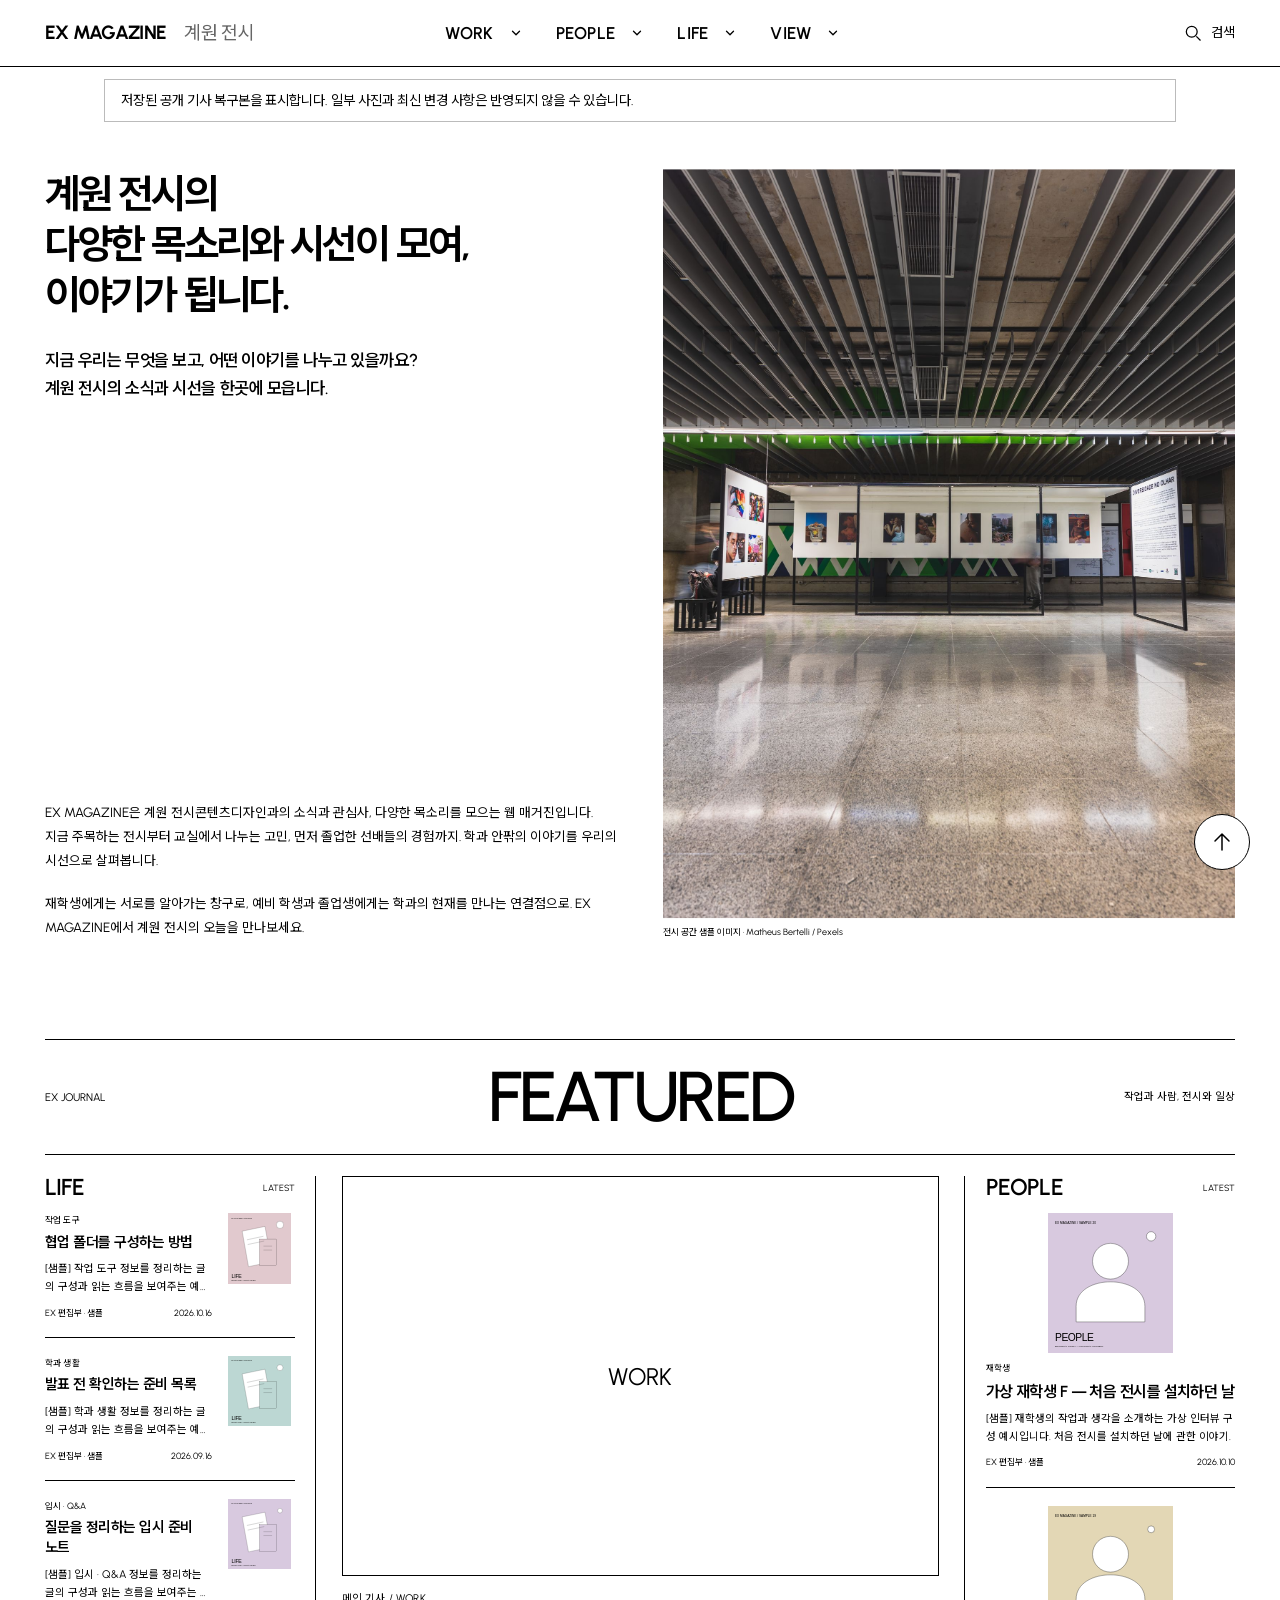
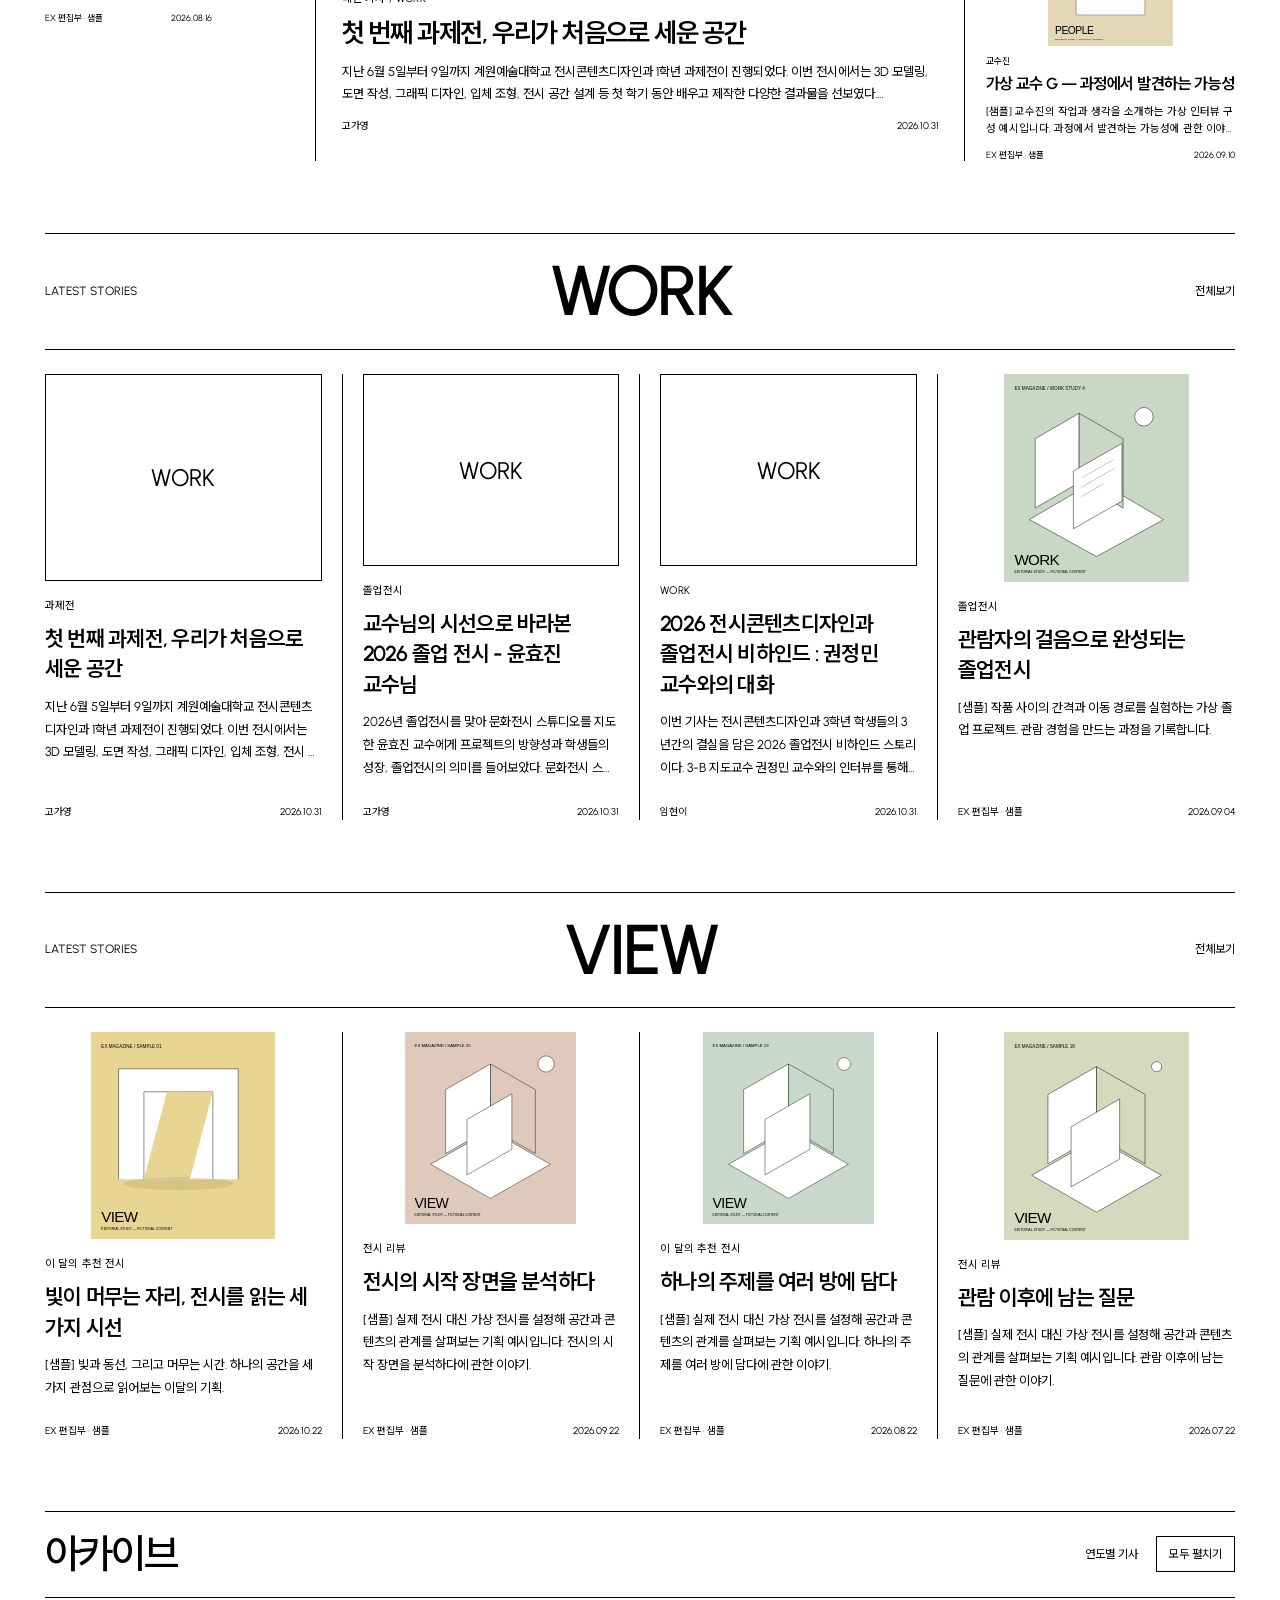
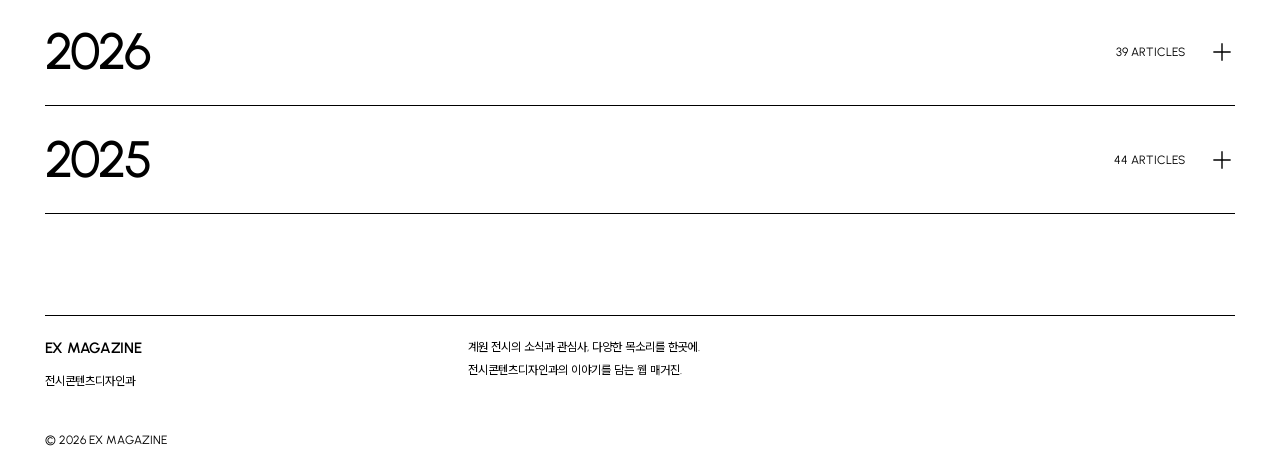
<file: index.html>
<!DOCTYPE html><html lang="ko" style="--columns: 4; --card-gap: 0px; --card-padding: 24px; --headline-size: 140px;"><head><meta charset="utf-8"><meta name="viewport" content="width=device-width,initial-scale=1"><title>EX MAGAZINE — 전시콘텐츠디자인과</title><meta name="description" content="전시콘텐츠디자인과의 기사와 매거진 아카이브"><link rel="icon" href="data:image/svg+xml,%3Csvg xmlns='http://www.w3.org/2000/svg' viewBox='0 0 40 40'%3E%3Crect width='40' height='40' fill='white'/%3E%3Ctext x='6' y='31' font-size='32' font-family='sans-serif'%3EE%3C/text%3E%3C/svg%3E"><link rel="stylesheet" href="./css/styles.css?v=preview-scroll-1"><link rel="stylesheet" href="./css/gallery.css"><link rel="stylesheet" href="./css/article-print.css"></head>
<body data-route="">
<a class="skip" href="#content">본문 바로가기</a>
<header class="topbar"><a class="wordmark" href="./index.html">EX MAGAZINE</a><span class="department">계원 전시</span></header>
<main id="content" class="page-sections"><p role="status">매거진을 불러오는 중입니다.</p></main>
<footer></footer>
<script src="./js/content.js"></script>
<script src="./js/gallery.js"></script>
<script src="./js/article-print.js"></script>
<script src="./js/app.js?v=cloudflare-admin-1"></script>
</body></html>
</file>
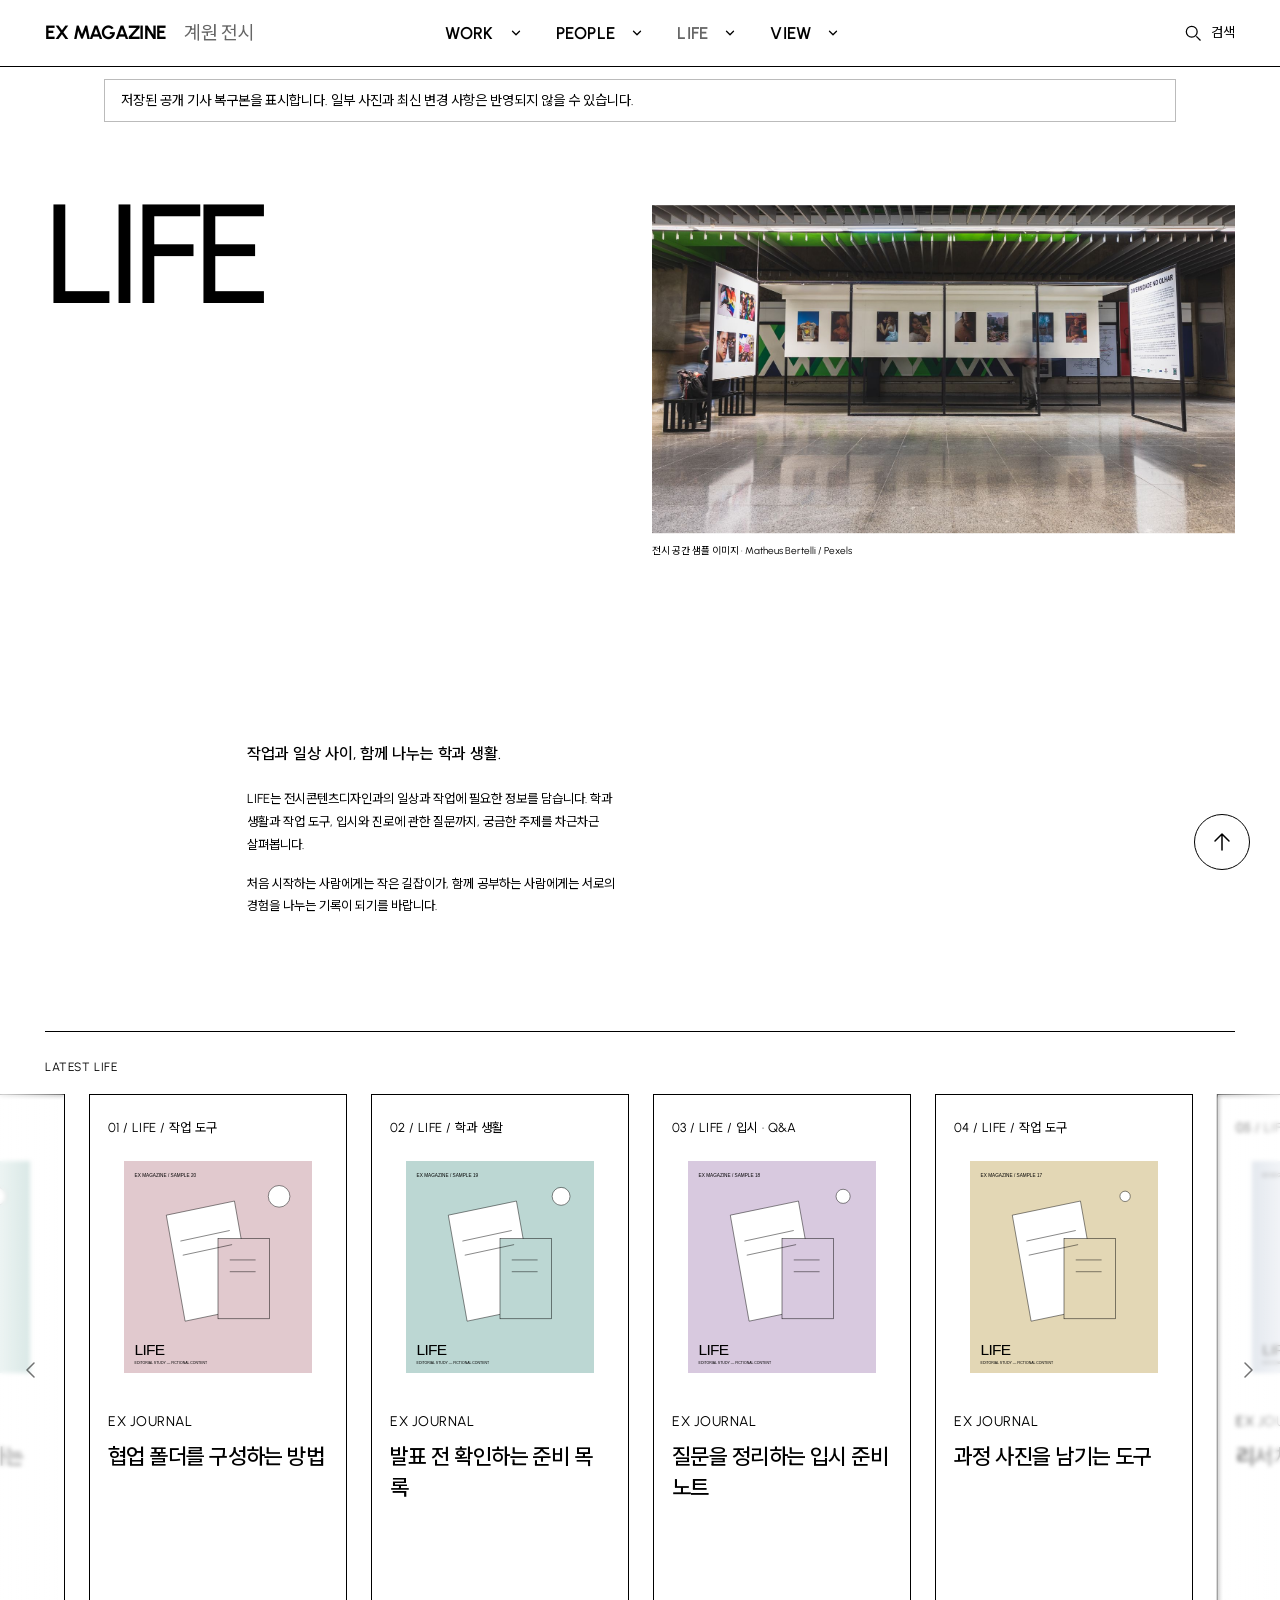
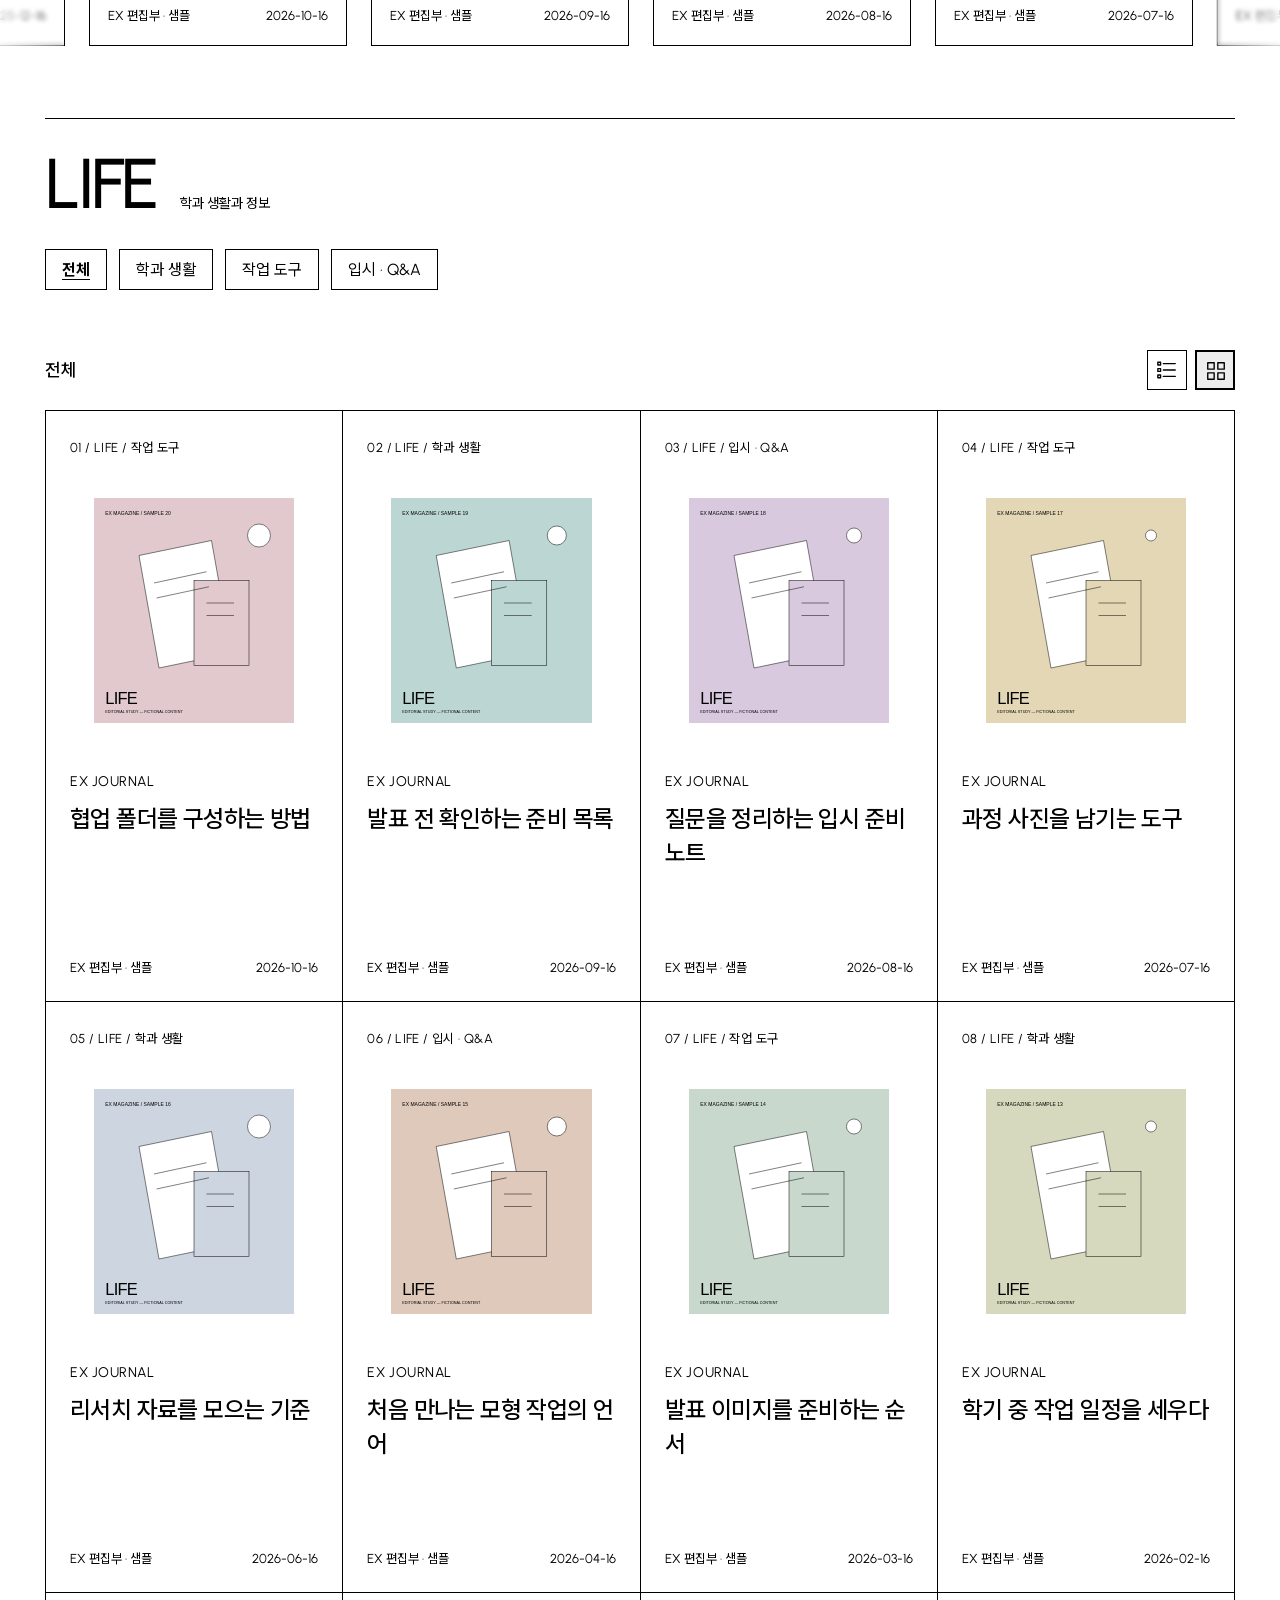
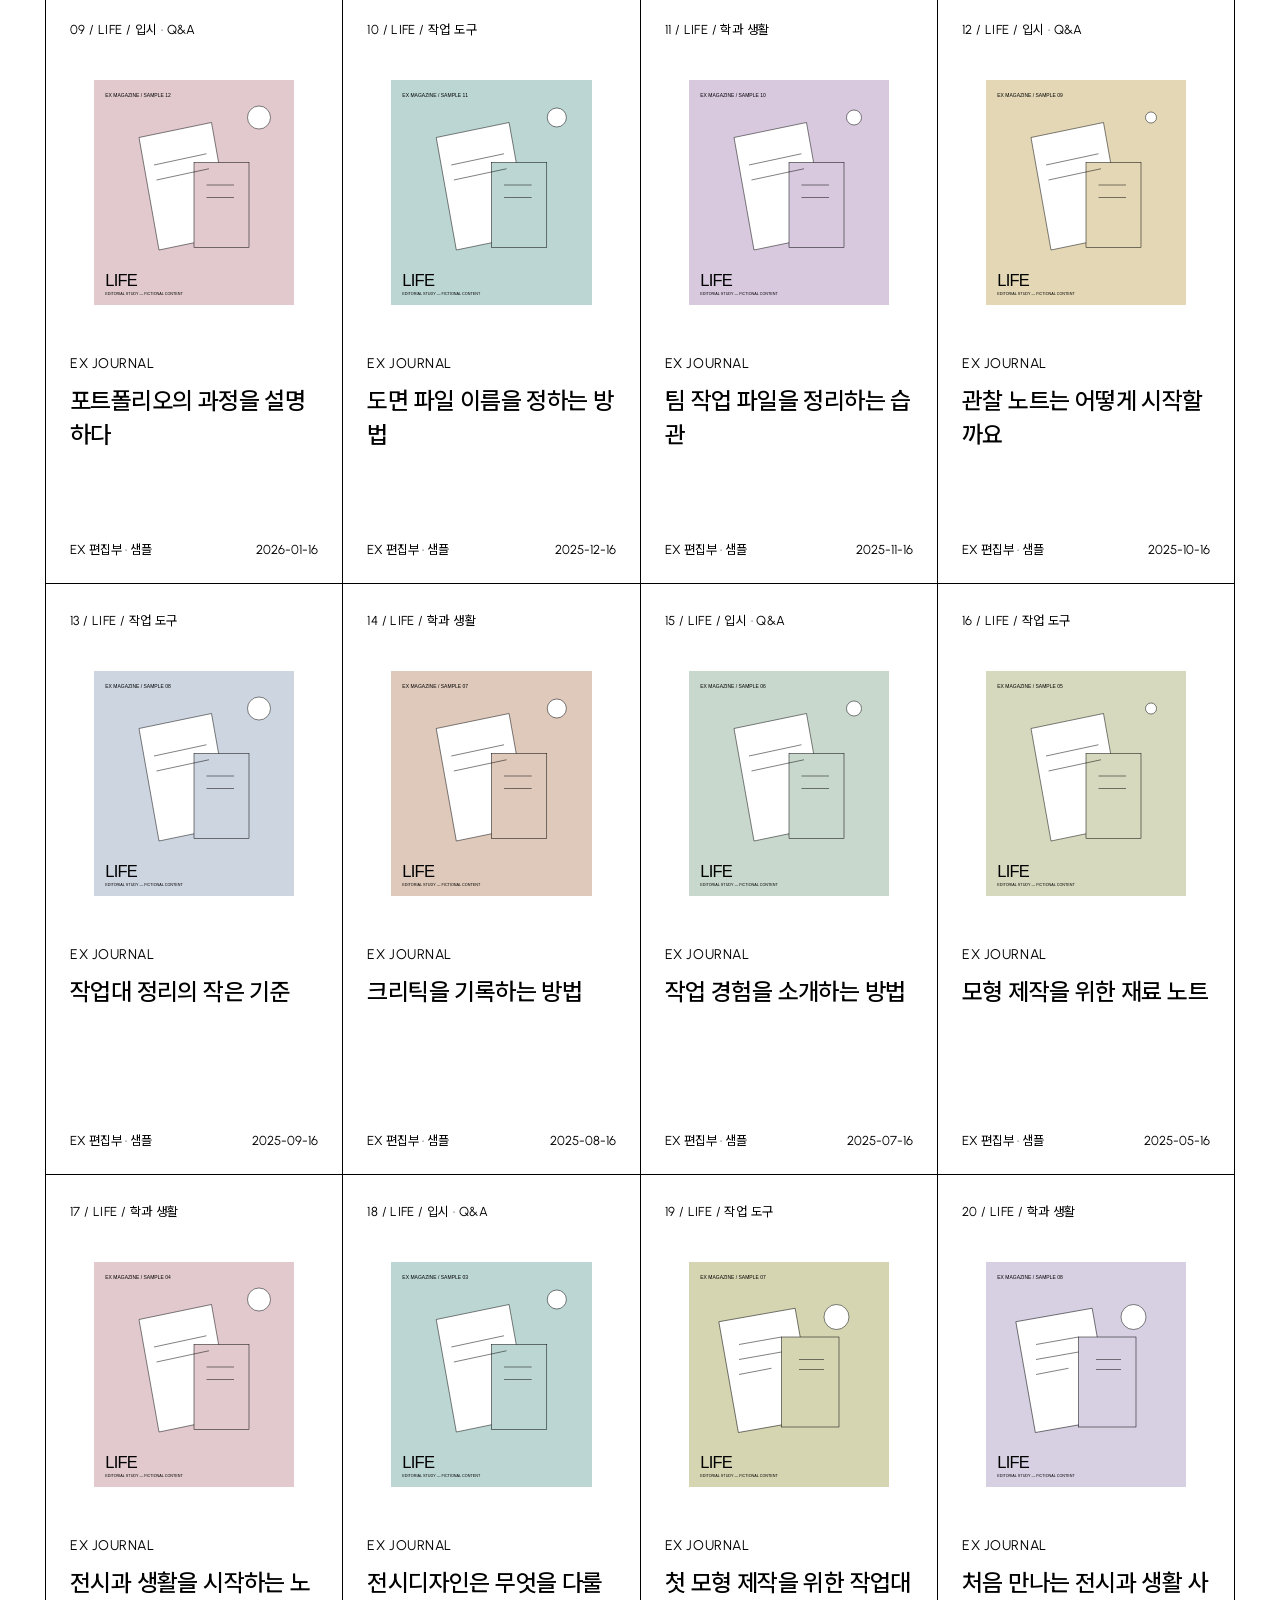
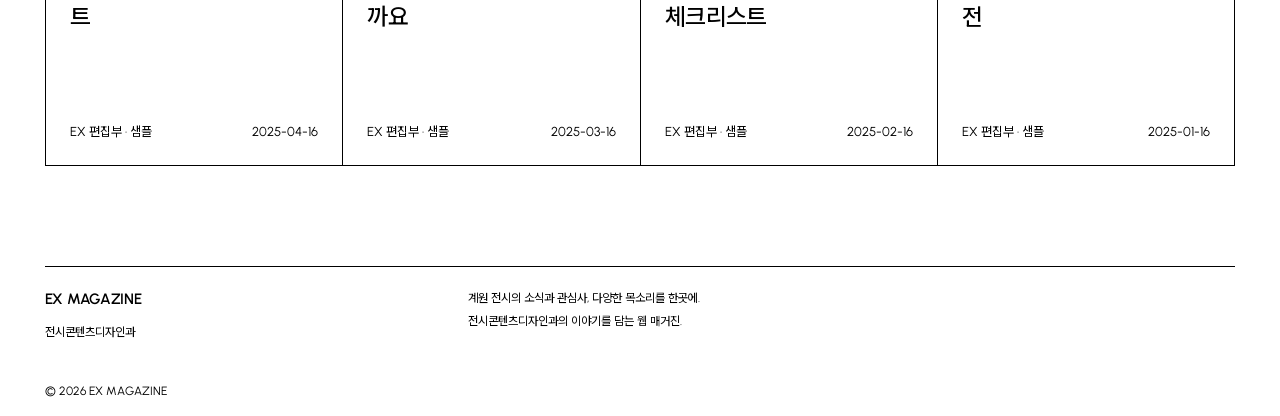
<file: life.html>
<!DOCTYPE html><html lang="ko" style="--columns: 4; --card-gap: 0px; --card-padding: 24px; --headline-size: 140px;"><head><meta charset="utf-8"><meta name="viewport" content="width=device-width,initial-scale=1"><title>EX MAGAZINE — 전시콘텐츠디자인과</title><meta name="description" content="전시콘텐츠디자인과의 기사와 매거진 아카이브"><link rel="icon" href="data:image/svg+xml,%3Csvg xmlns='http://www.w3.org/2000/svg' viewBox='0 0 40 40'%3E%3Crect width='40' height='40' fill='white'/%3E%3Ctext x='6' y='31' font-size='32' font-family='sans-serif'%3EE%3C/text%3E%3C/svg%3E"><link rel="stylesheet" href="./css/styles.css?v=preview-scroll-1"><link rel="stylesheet" href="./css/gallery.css"><link rel="stylesheet" href="./css/article-print.css"></head>
<body data-route="?category=LIFE">
<a class="skip" href="#content">본문 바로가기</a>
<header class="topbar"><a class="wordmark" href="./index.html">EX MAGAZINE</a><span class="department">계원 전시</span></header>
<main id="content" class="page-sections"><p role="status">매거진을 불러오는 중입니다.</p></main>
<footer></footer>
<script src="./js/content.js"></script>
<script src="./js/gallery.js"></script>
<script src="./js/article-print.js"></script>
<script src="./js/app.js?v=cloudflare-admin-1"></script>
</body></html>
</file>
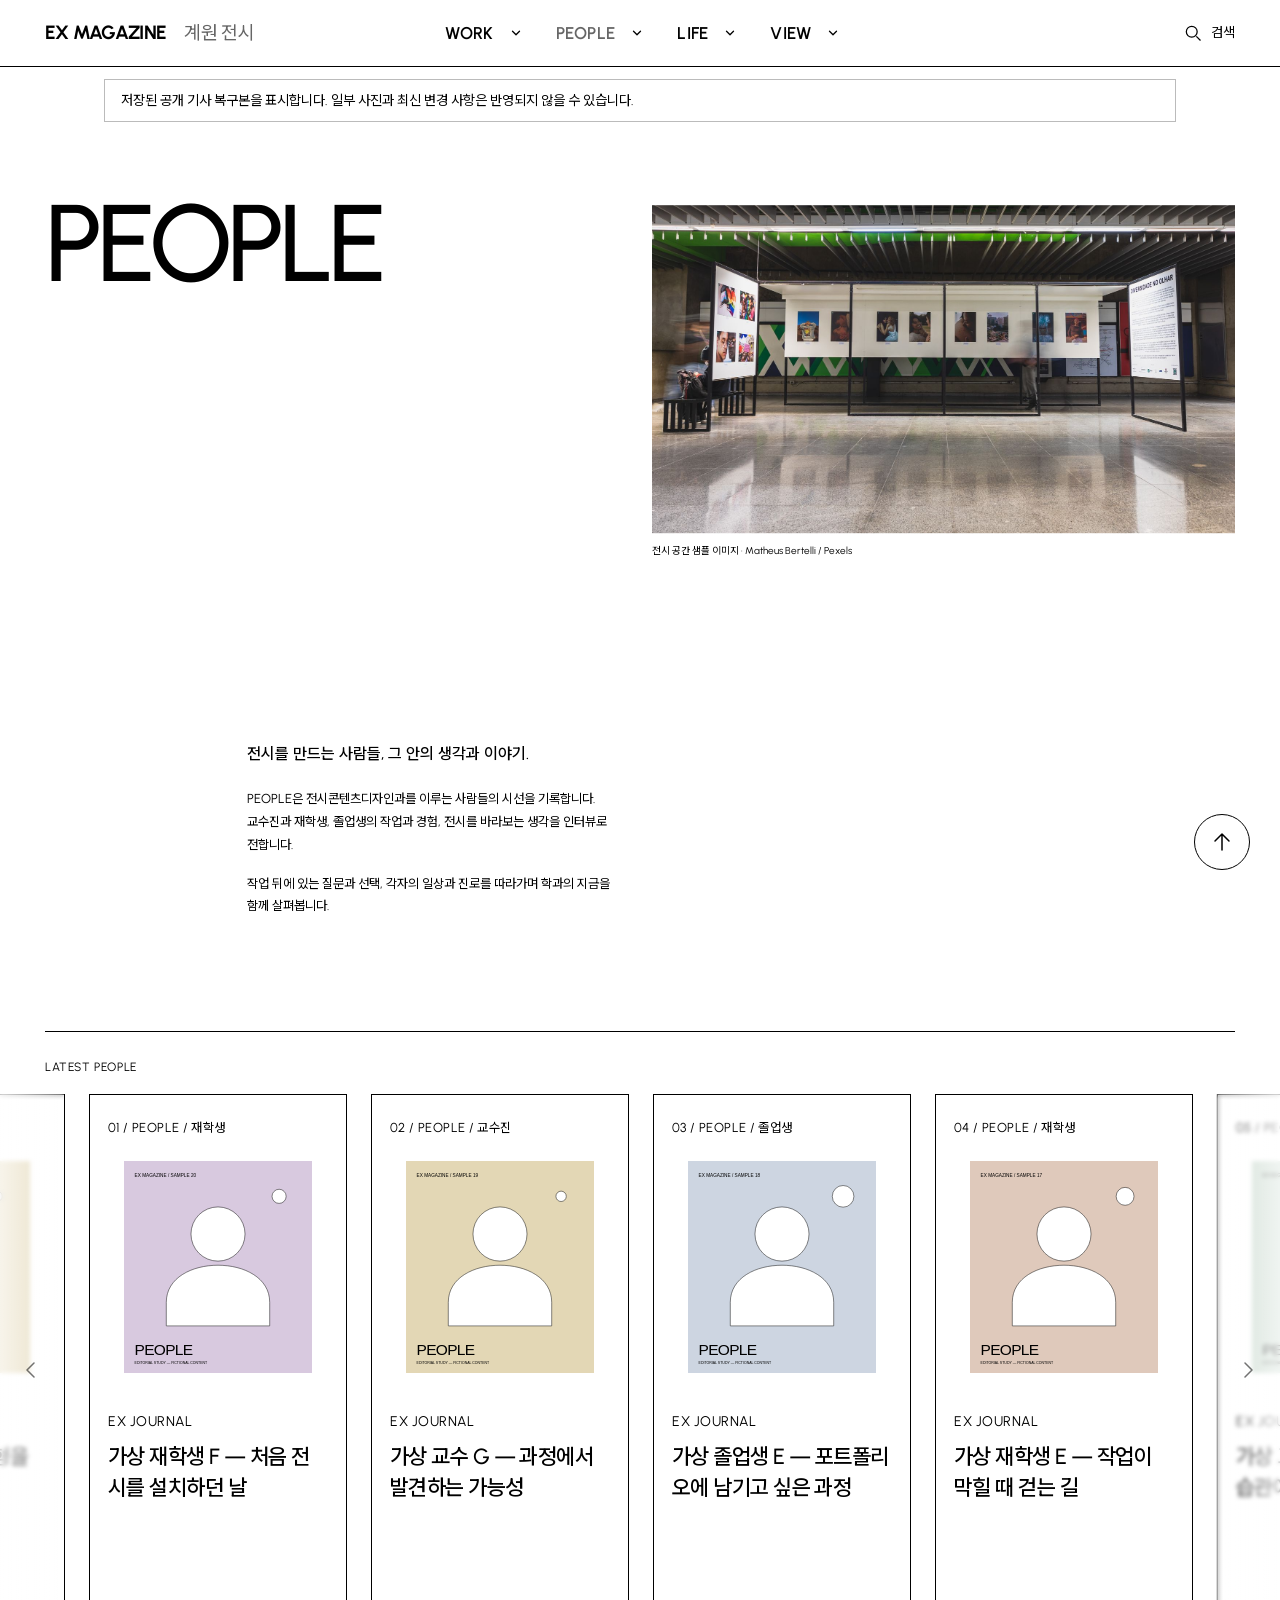
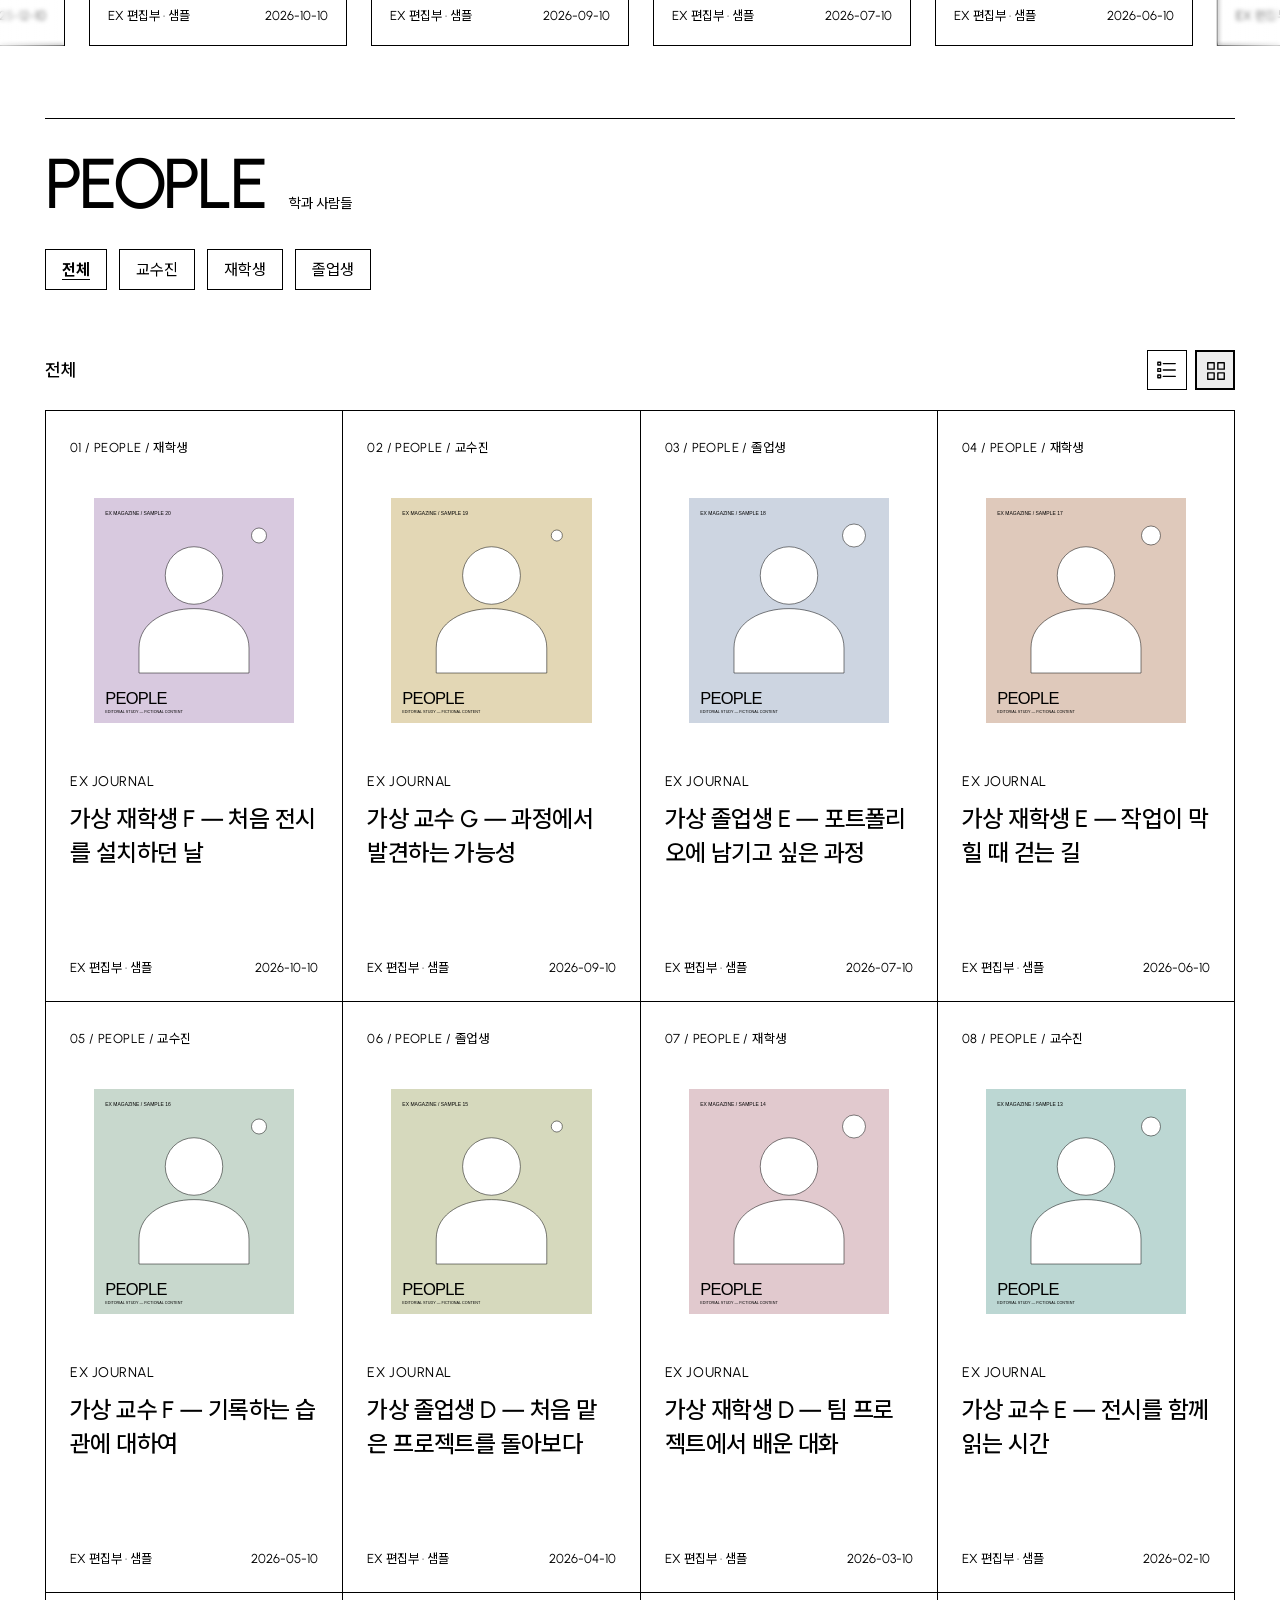
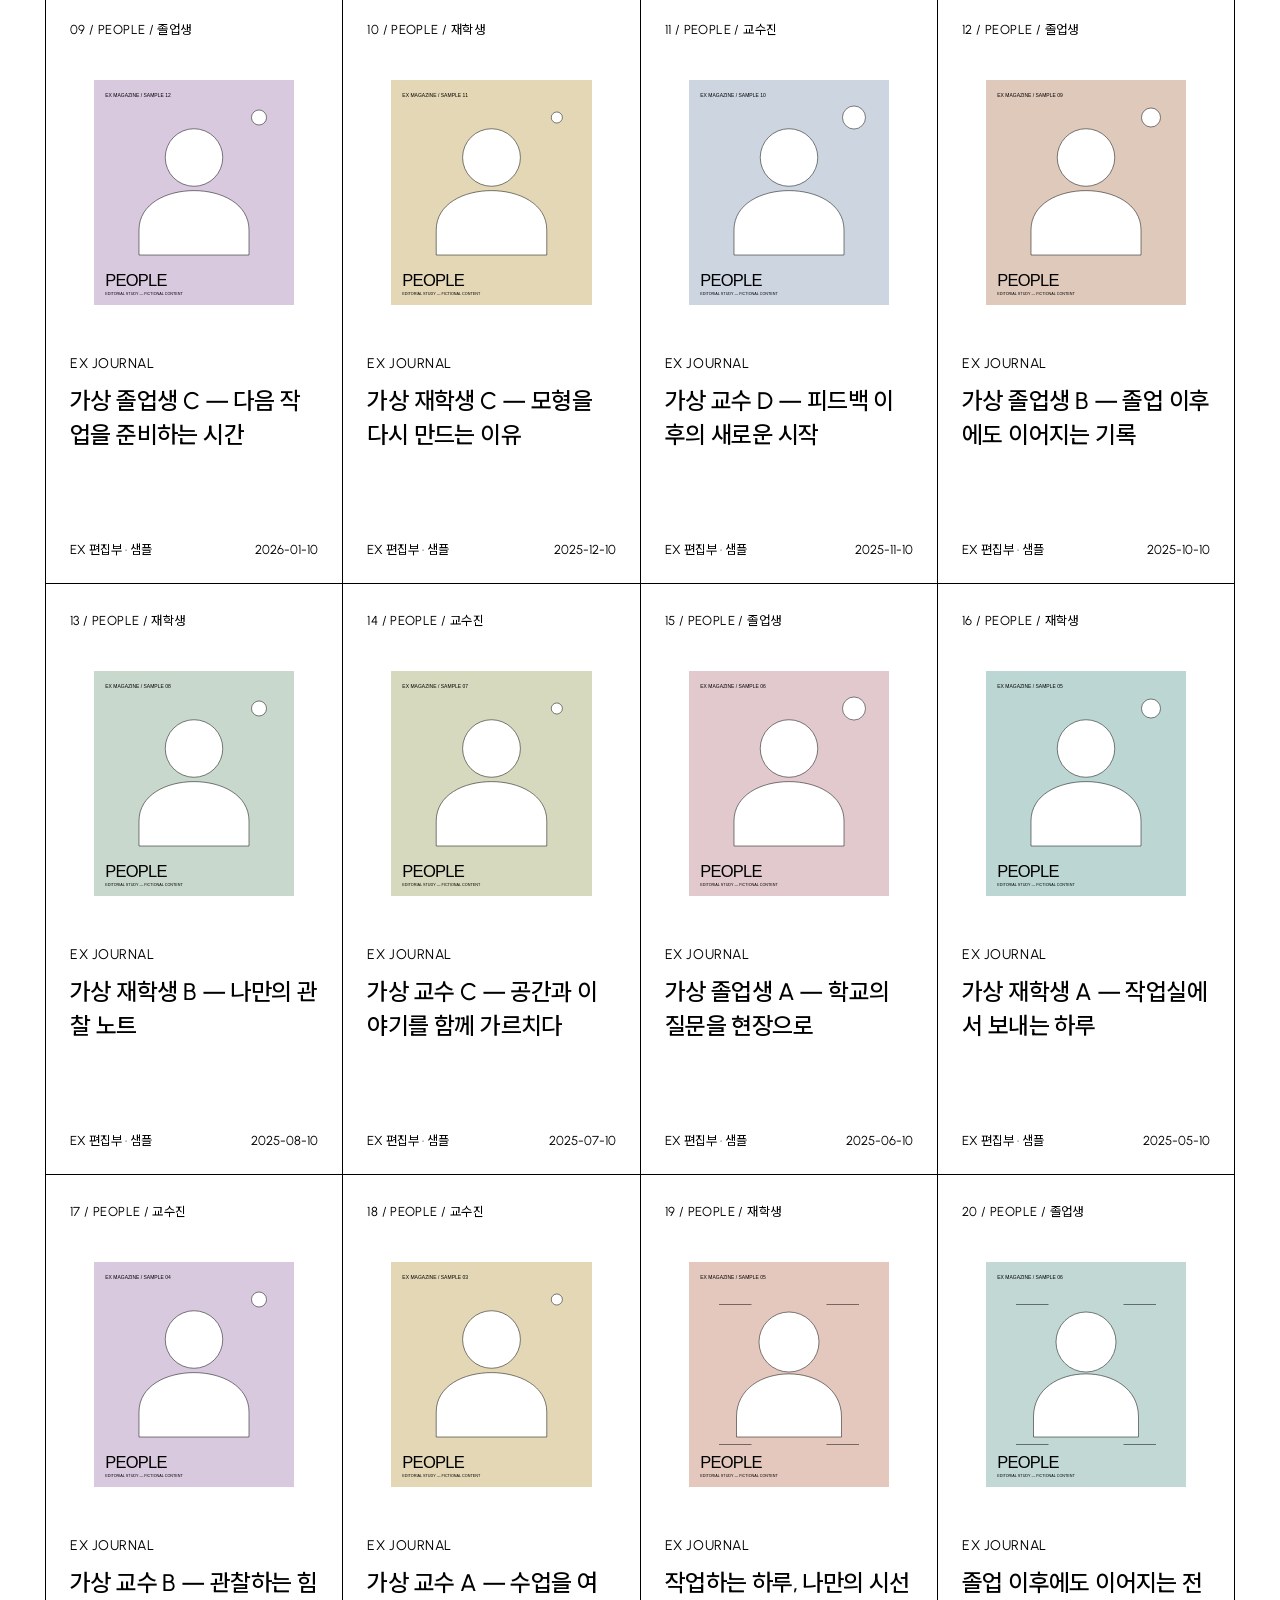
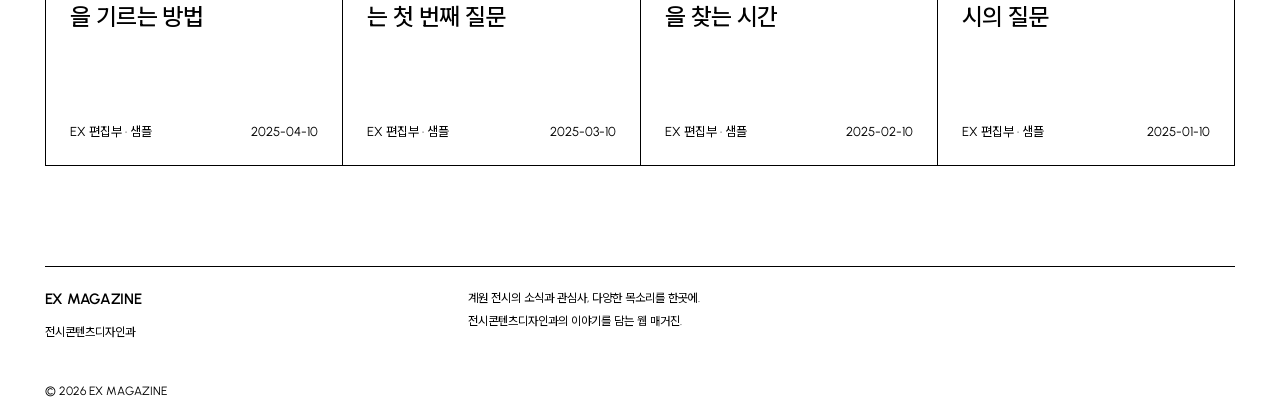
<file: people.html>
<!DOCTYPE html><html lang="ko" style="--columns: 4; --card-gap: 0px; --card-padding: 24px; --headline-size: 140px;"><head><meta charset="utf-8"><meta name="viewport" content="width=device-width,initial-scale=1"><title>EX MAGAZINE — 전시콘텐츠디자인과</title><meta name="description" content="전시콘텐츠디자인과의 기사와 매거진 아카이브"><link rel="icon" href="data:image/svg+xml,%3Csvg xmlns='http://www.w3.org/2000/svg' viewBox='0 0 40 40'%3E%3Crect width='40' height='40' fill='white'/%3E%3Ctext x='6' y='31' font-size='32' font-family='sans-serif'%3EE%3C/text%3E%3C/svg%3E"><link rel="stylesheet" href="./css/styles.css?v=preview-scroll-1"><link rel="stylesheet" href="./css/gallery.css"><link rel="stylesheet" href="./css/article-print.css"></head>
<body data-route="?category=PEOPLE">
<a class="skip" href="#content">본문 바로가기</a>
<header class="topbar"><a class="wordmark" href="./index.html">EX MAGAZINE</a><span class="department">계원 전시</span></header>
<main id="content" class="page-sections"><p role="status">매거진을 불러오는 중입니다.</p></main>
<footer></footer>
<script src="./js/content.js"></script>
<script src="./js/gallery.js"></script>
<script src="./js/article-print.js"></script>
<script src="./js/app.js?v=cloudflare-admin-1"></script>
</body></html>
</file>
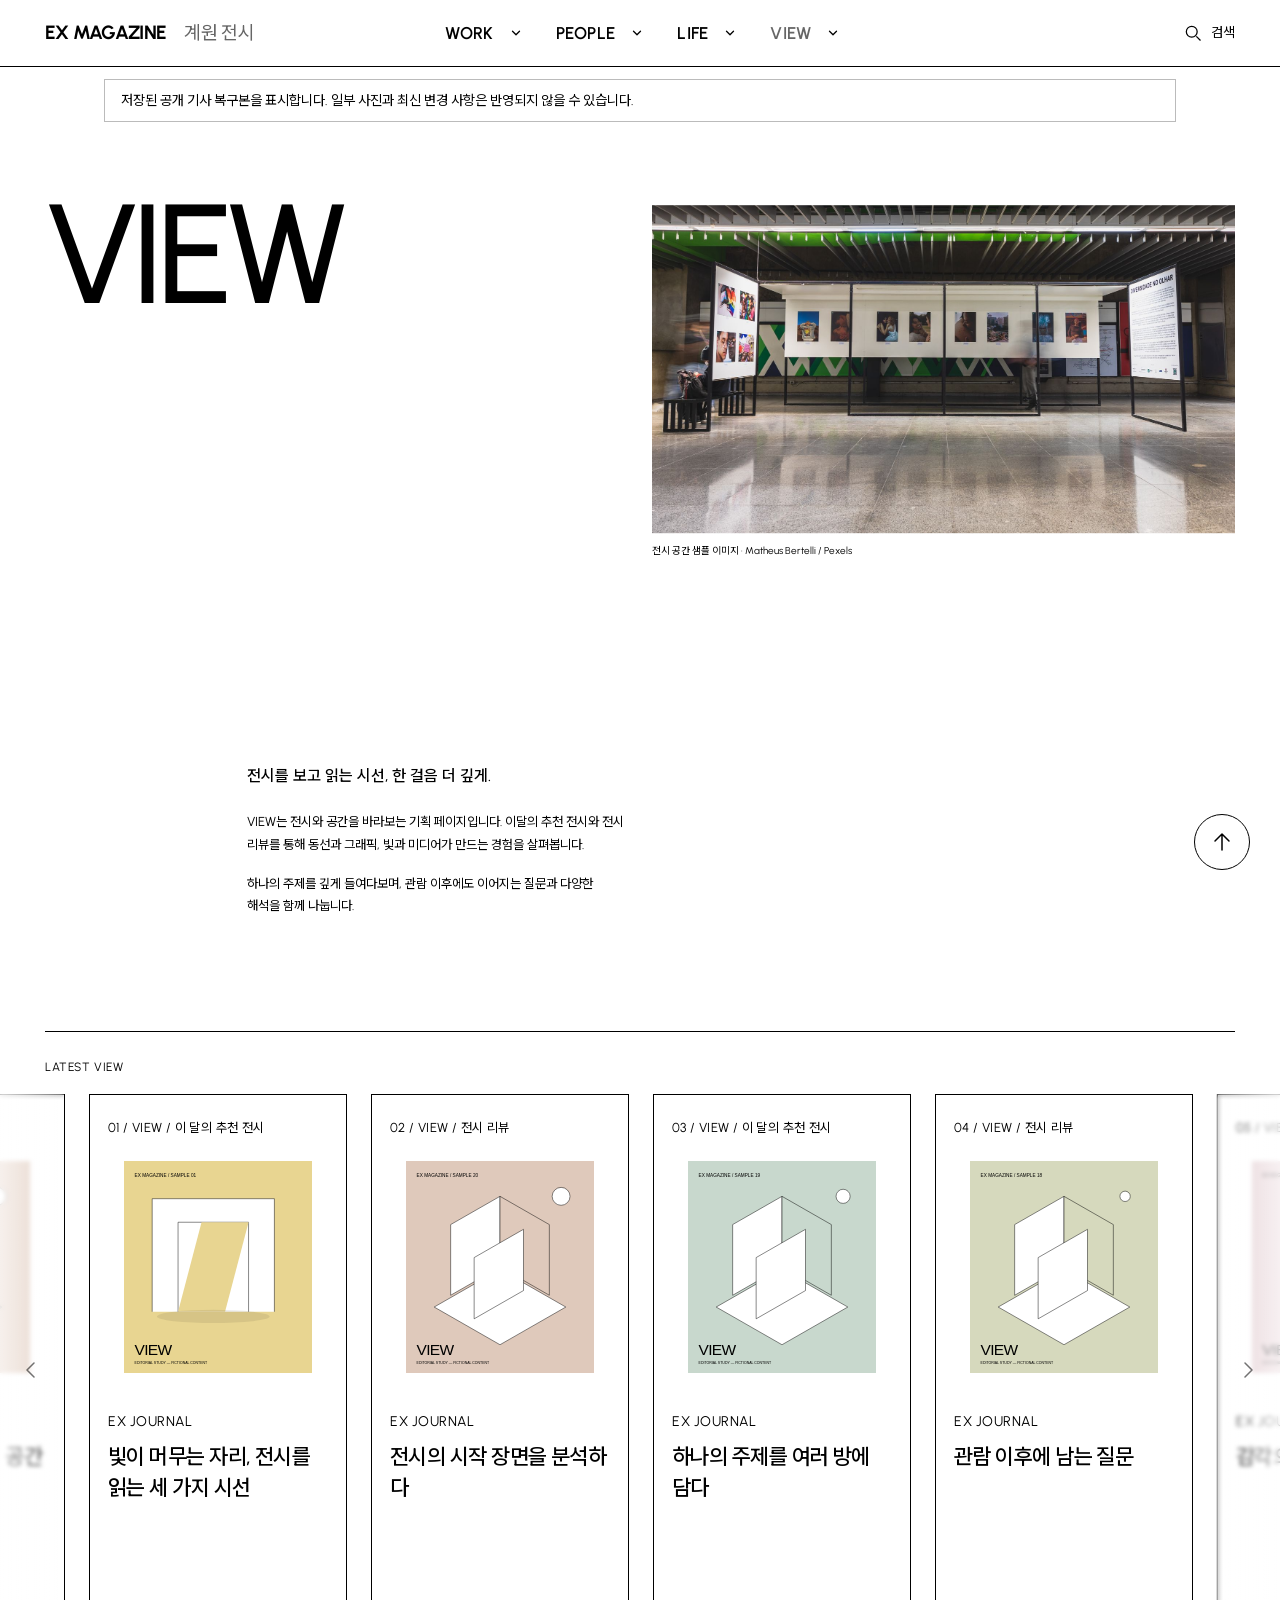
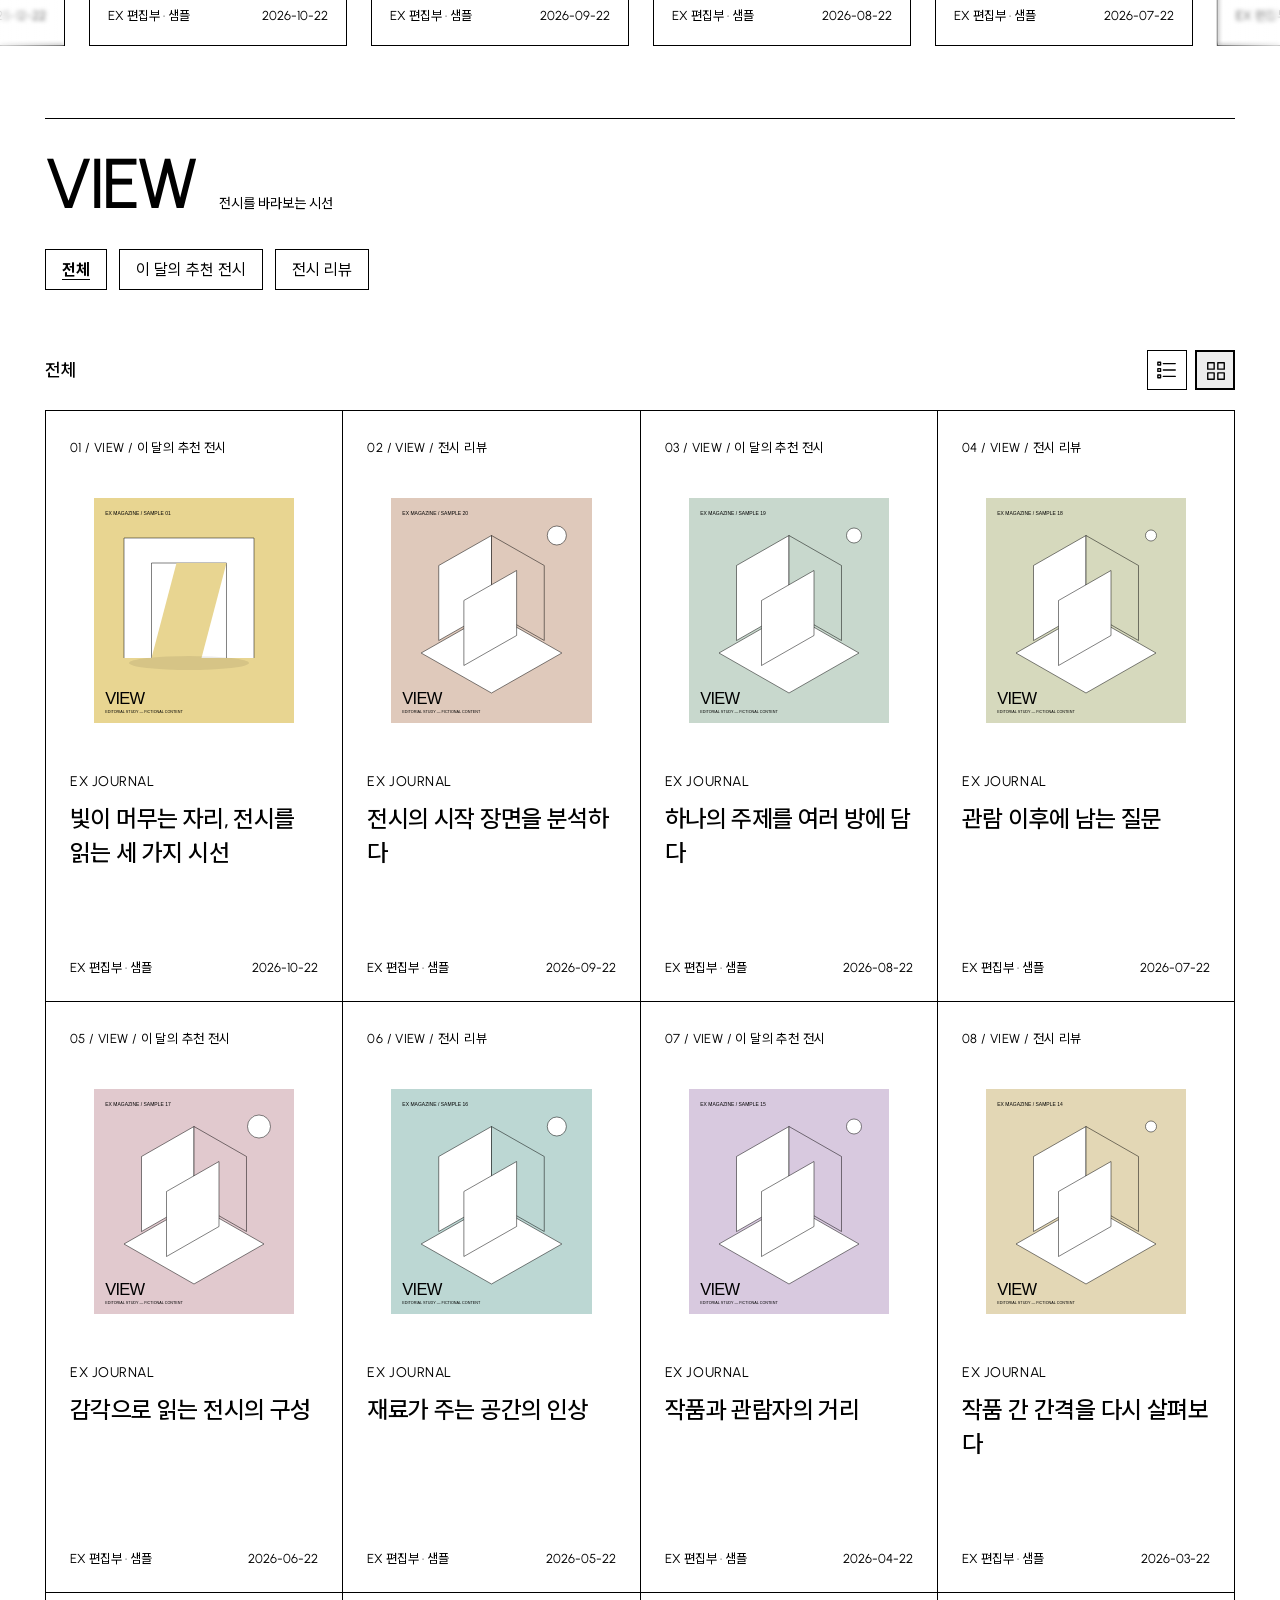
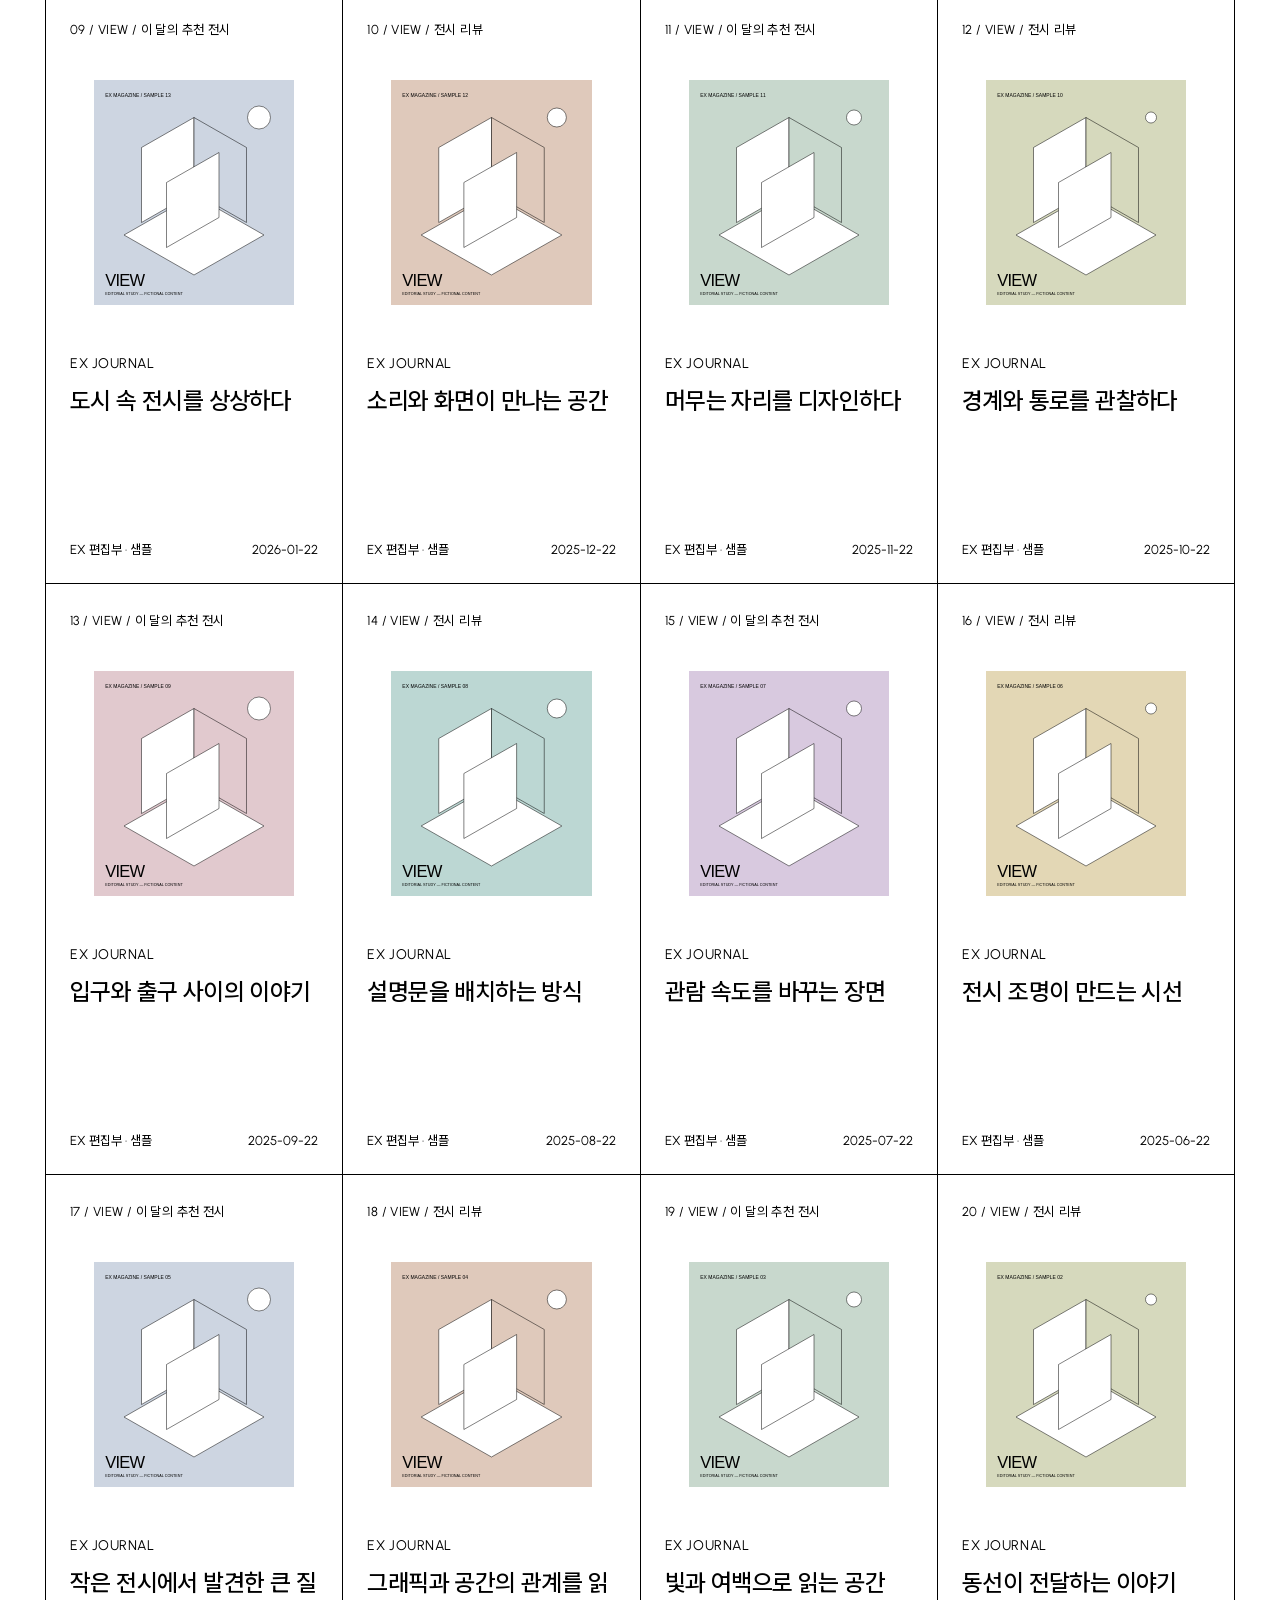
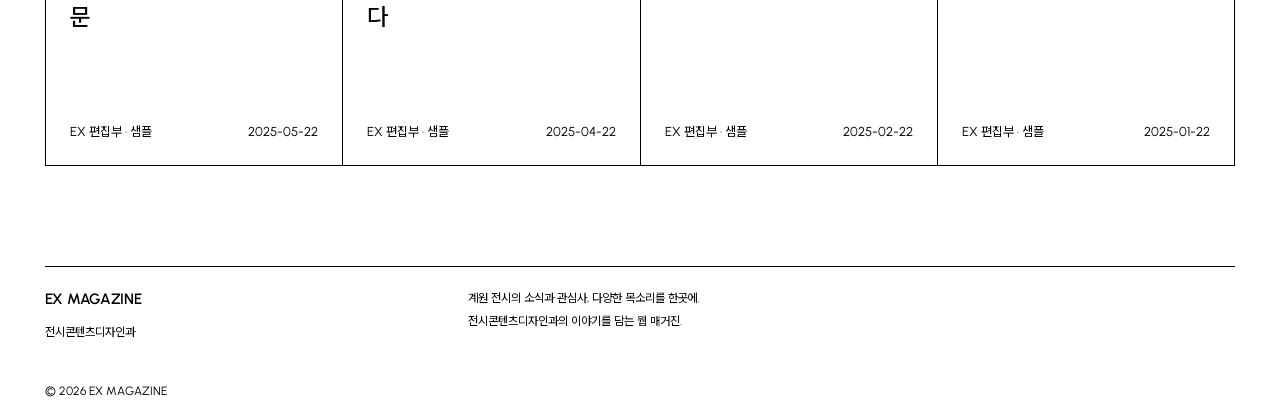
<file: view.html>
<!DOCTYPE html><html lang="ko" style="--columns: 4; --card-gap: 0px; --card-padding: 24px; --headline-size: 140px;"><head><meta charset="utf-8"><meta name="viewport" content="width=device-width,initial-scale=1"><title>EX MAGAZINE — 전시콘텐츠디자인과</title><meta name="description" content="전시콘텐츠디자인과의 기사와 매거진 아카이브"><link rel="icon" href="data:image/svg+xml,%3Csvg xmlns='http://www.w3.org/2000/svg' viewBox='0 0 40 40'%3E%3Crect width='40' height='40' fill='white'/%3E%3Ctext x='6' y='31' font-size='32' font-family='sans-serif'%3EE%3C/text%3E%3C/svg%3E"><link rel="stylesheet" href="./css/styles.css?v=preview-scroll-1"><link rel="stylesheet" href="./css/gallery.css"><link rel="stylesheet" href="./css/article-print.css"></head>
<body data-route="?category=VIEW">
<a class="skip" href="#content">본문 바로가기</a>
<header class="topbar"><a class="wordmark" href="./index.html">EX MAGAZINE</a><span class="department">계원 전시</span></header>
<main id="content" class="page-sections"><p role="status">매거진을 불러오는 중입니다.</p></main>
<footer></footer>
<script src="./js/content.js"></script>
<script src="./js/gallery.js"></script>
<script src="./js/article-print.js"></script>
<script src="./js/app.js?v=cloudflare-admin-1"></script>
</body></html>
</file>
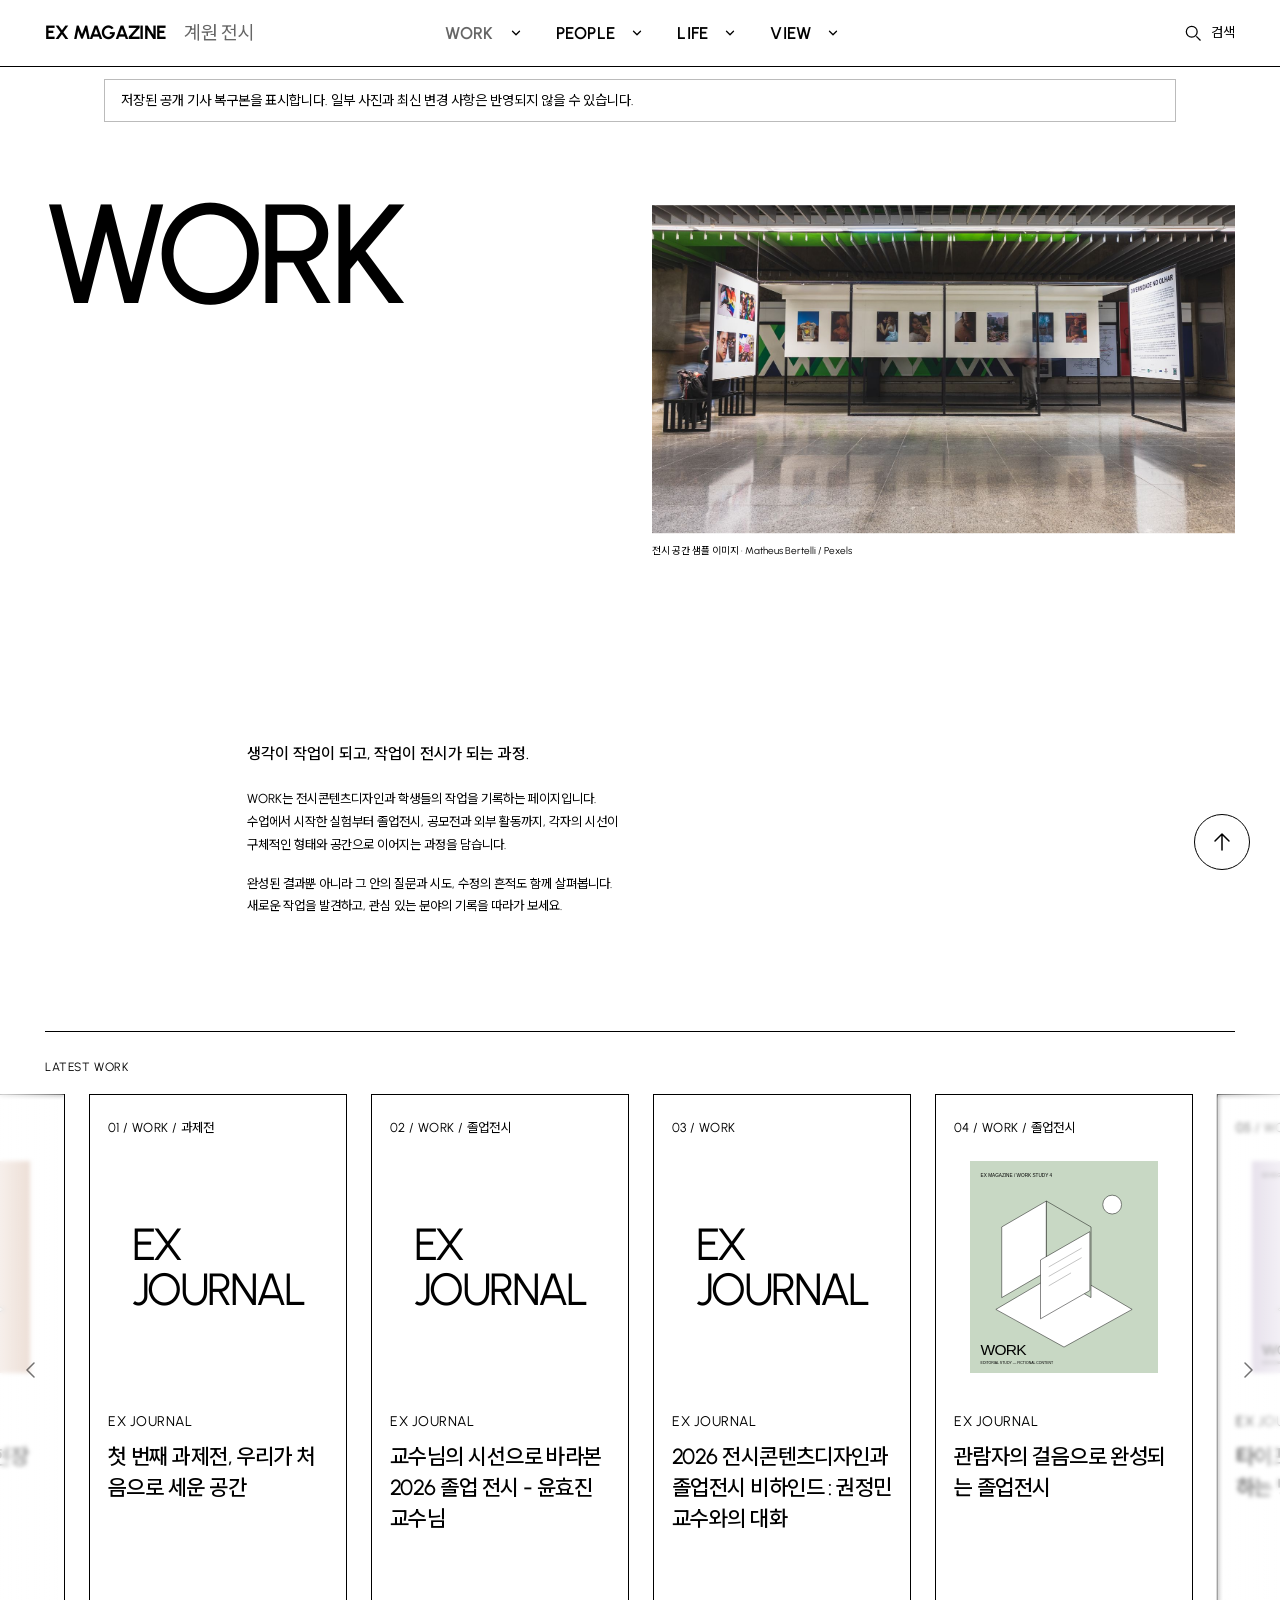
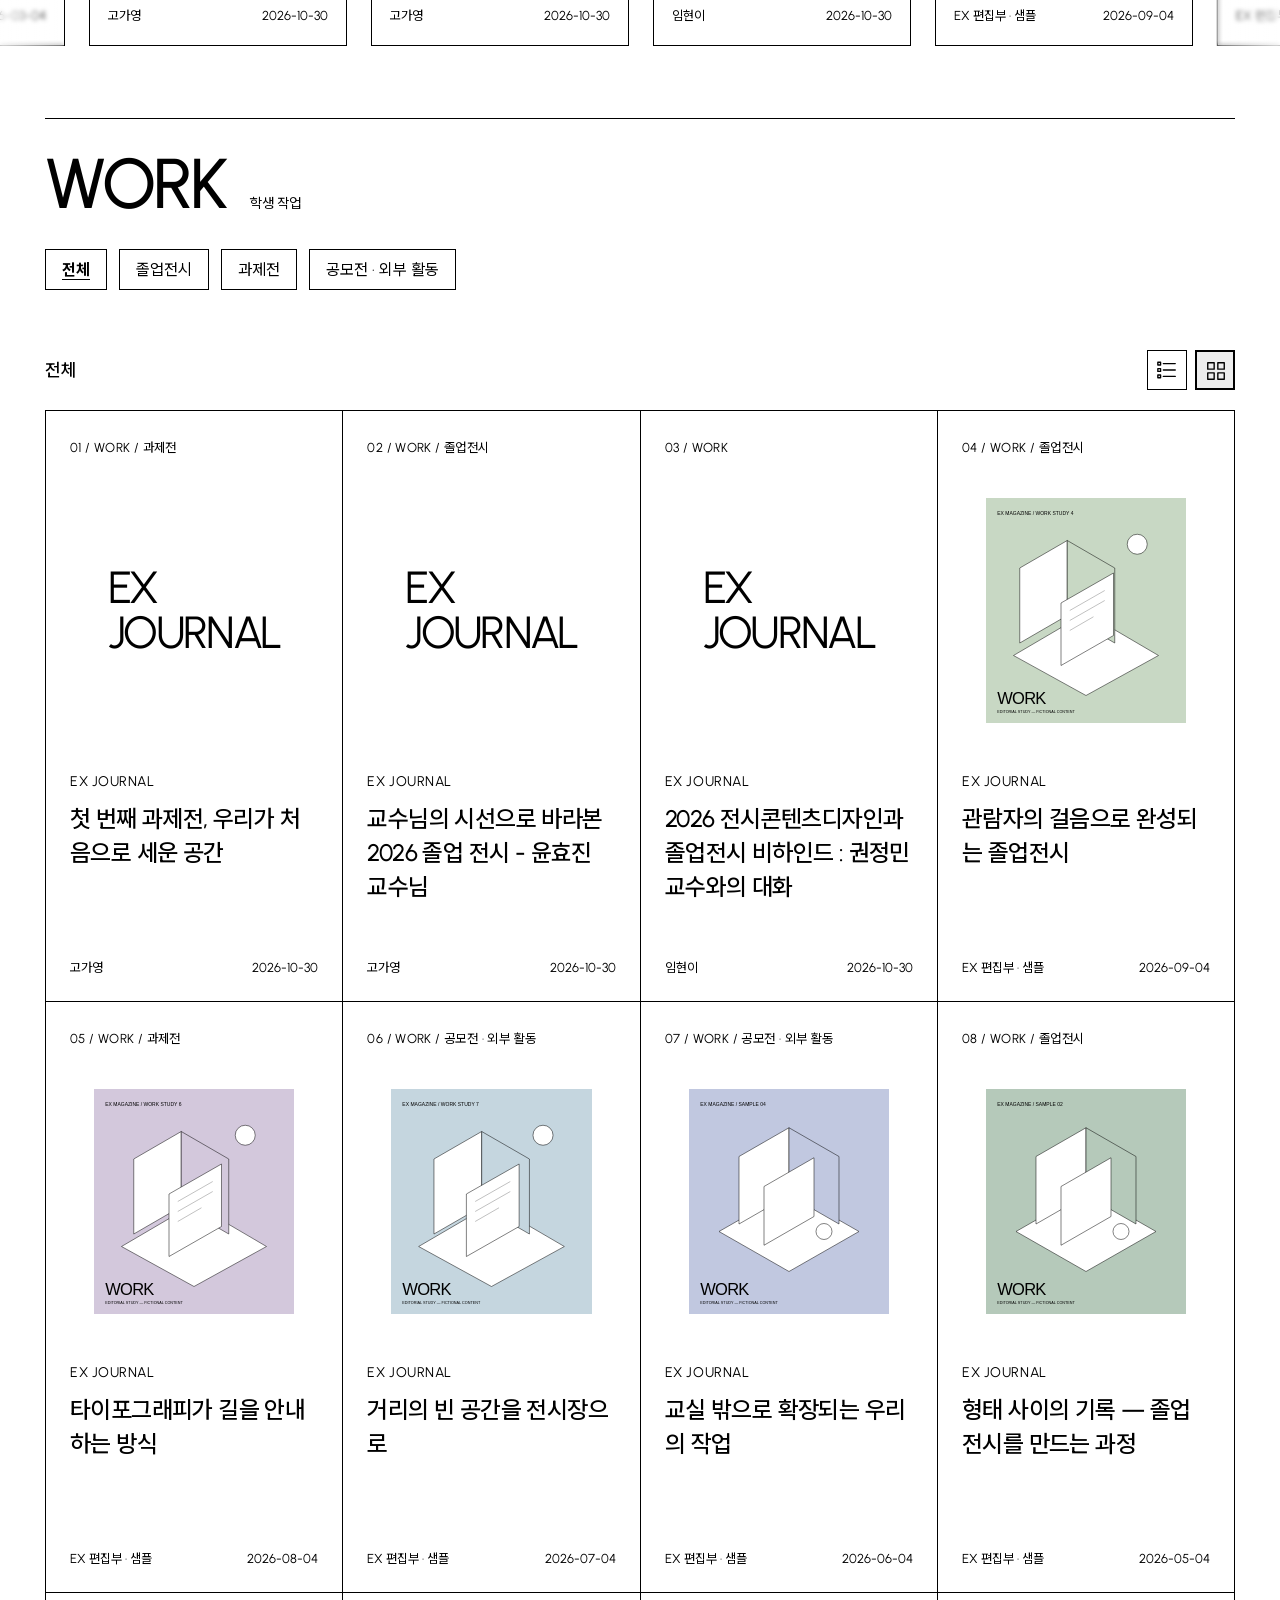
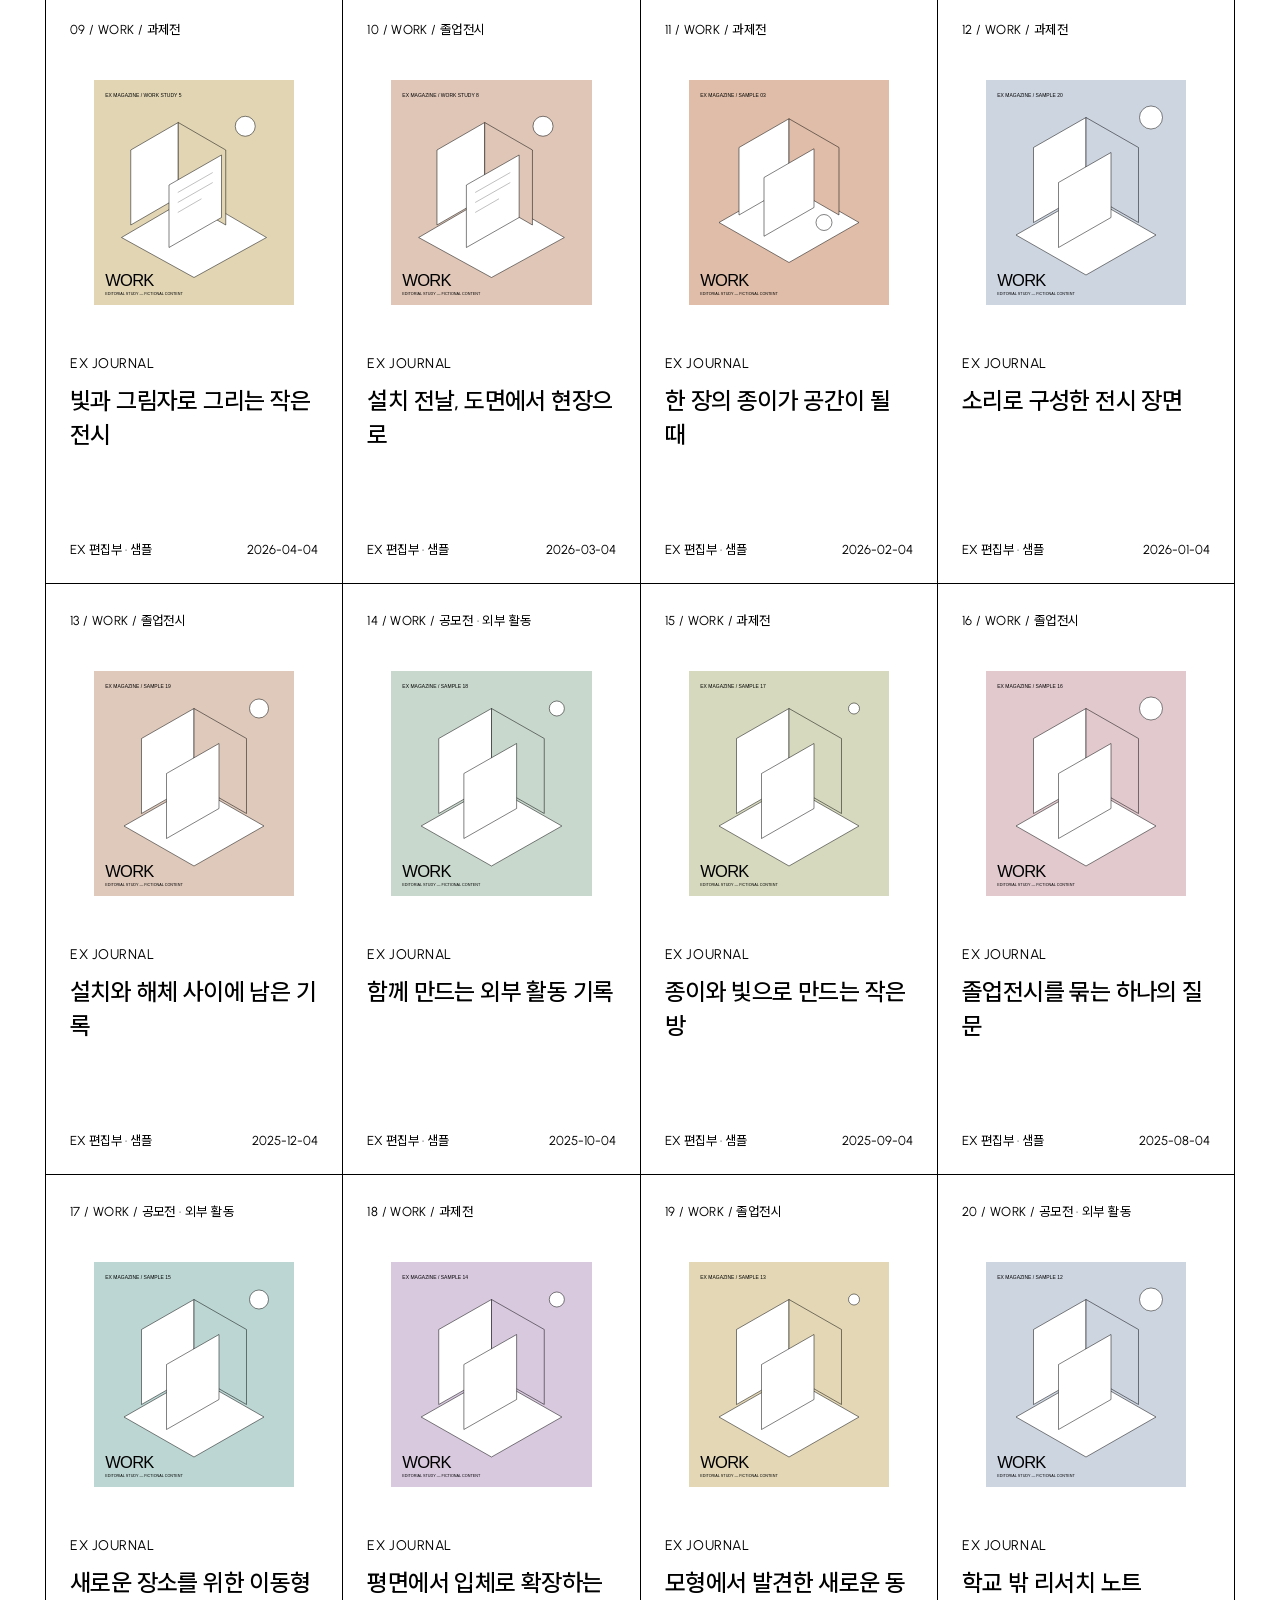
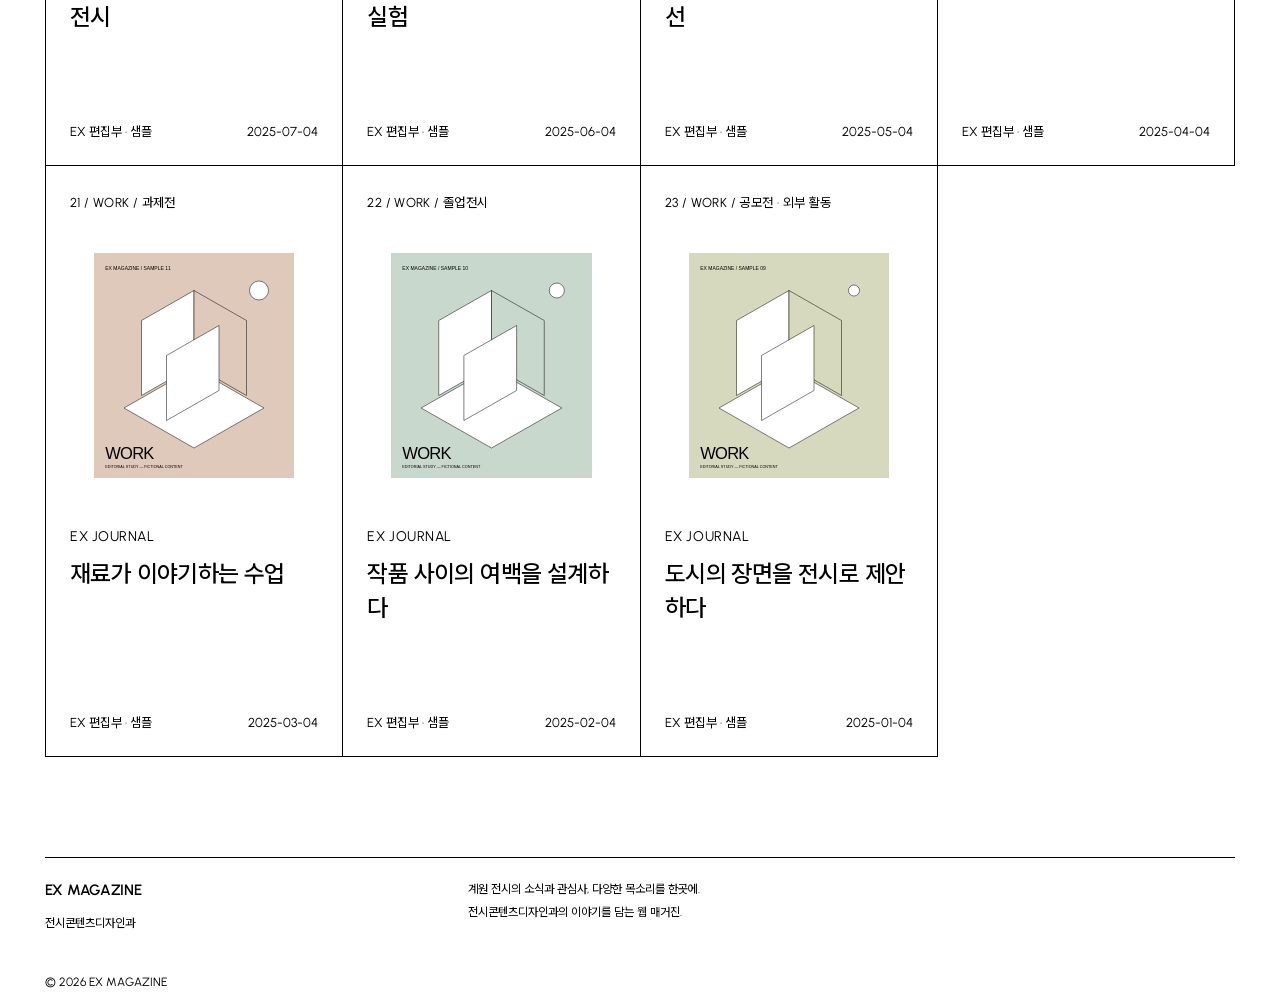
<file: work.html>
<!DOCTYPE html><html lang="ko" style="--columns: 4; --card-gap: 0px; --card-padding: 24px; --headline-size: 140px;"><head><meta charset="utf-8"><meta name="viewport" content="width=device-width,initial-scale=1"><title>EX MAGAZINE — 전시콘텐츠디자인과</title><meta name="description" content="전시콘텐츠디자인과의 기사와 매거진 아카이브"><link rel="icon" href="data:image/svg+xml,%3Csvg xmlns='http://www.w3.org/2000/svg' viewBox='0 0 40 40'%3E%3Crect width='40' height='40' fill='white'/%3E%3Ctext x='6' y='31' font-size='32' font-family='sans-serif'%3EE%3C/text%3E%3C/svg%3E"><link rel="stylesheet" href="./css/styles.css?v=preview-scroll-1"><link rel="stylesheet" href="./css/gallery.css"><link rel="stylesheet" href="./css/article-print.css"></head>
<body data-route="?category=WORK">
<a class="skip" href="#content">본문 바로가기</a>
<header class="topbar"><a class="wordmark" href="./index.html">EX MAGAZINE</a><span class="department">계원 전시</span></header>
<main id="content" class="page-sections"><p role="status">매거진을 불러오는 중입니다.</p></main>
<footer></footer>
<script src="./js/content.js"></script>
<script src="./js/gallery.js"></script>
<script src="./js/article-print.js"></script>
<script src="./js/app.js?v=cloudflare-admin-1"></script>
</body></html>
</file>
<file: css/styles.css>
@font-face{font-family:"Wanted Sans";src:url("../assets/font-1.woff2") format('woff2');font-weight:400 1000;font-display:swap}@font-face{font-family:"Urbanist";src:url("../assets/font-2.ttf") format("truetype");font-weight:100 900;font-style:normal;font-display:swap;unicode-range:U+0000-024F,U+2000-206F}
:root{font-family:"Urbanist","Wanted Sans",sans-serif;color:#000;background:#fff;font-synthesis:none;scroll-behavior:smooth}*{box-sizing:border-box}body{margin:0;padding:0 3.5%;}a{color:#000;text-decoration:none}button{font:inherit;color:#000;background:#fff;border:0;cursor:pointer}a:focus-visible,button:focus-visible{outline:2px solid #000;outline-offset:5px}::selection{background:#e2e2e2;color:#000}.topbar{min-height:84px;border-bottom:1px solid #000;display:flex;align-items:center;gap:24px}.wordmark{font-size:32px;font-weight:800;letter-spacing:-2px;display:flex;align-items:center;gap:10px}.mark{font-size:34px;font-weight:400}.department{font-size:14px}.archive-link{margin-left:auto;font-size:12px;letter-spacing:.035em}.archive-link span{font-size:20px;margin-left:18px}.masthead{padding:38px 0 44px}.eyebrow{display:flex;justify-content:space-between;font-size:12px;letter-spacing:.045em}h1{font-size:clamp(50px,10.85vw,200px);font-weight:500;letter-spacing:-.045em;line-height:1.04;margin:21px 0 30px;white-space:nowrap}.intro{display:flex;justify-content:space-between;align-items:center}.intro p{margin:0;font-size:14px}.intro p:first-child{font-size:19px;font-weight:500;letter-spacing:-.025em}.archive-heading{display:flex;justify-content:space-between;align-items:center;border-top:1px solid #000;border-bottom:1px solid #000;padding:18px 0}.archive-heading h2{font-size:16px;margin:0;font-weight:500}.archive-heading h2 span{font-size:12px;vertical-align:top;margin-left:8px}.archive-heading>span{font-size:12px;letter-spacing:.025em}.grid{display:grid;grid-template-columns:repeat(4,minmax(0,1fr));border-left:1px solid #000}.magazine{border-right:1px solid #000;border-bottom:1px solid #000;min-width:0}.magazine-button{padding:18px 22px 24px;width:100%;text-align:left;display:block;height:100%}.card-top,.card-meta,.card-bottom{display:flex;align-items:center;justify-content:space-between;gap:8px}.card-top{font-size:12px;letter-spacing:.03em;min-height:20px}.card-arrow{font-size:21px;line-height:1;transition:transform .2s}.cover-stage{display:flex;height:282px;align-items:center;justify-content:center;padding:28px 16px 22px}.cover-stage img{width:100%;height:100%;object-fit:contain;transition:transform .25s}.magazine-button:hover .cover-stage img{transform:translateY(-5px)}.magazine-button:hover .card-arrow{transform:translate(2px,-2px)}.card-meta{font-size:12px;letter-spacing:.04em;margin-top:11px}.card-title{font-size:21px;letter-spacing:-.025em;font-weight:500;line-height:1.3;margin:9px 0 24px;min-height:2.6em;display:block}.card-bottom{font-size:12px}.footer-top{display:flex;align-items:flex-start;gap:25px;padding:38px 0 45px}.footer-brand{font-size:18px;font-weight:600;letter-spacing:-.035em;margin:0;min-width:230px}.footer-brand span{display:block;font-size:12px;font-weight:400;letter-spacing:0;margin-top:10px}.sample{font-size:12px;line-height:1.85;margin:0}.back-top{font-size:12px;letter-spacing:.04em;margin-left:auto;white-space:nowrap}.footer-bottom{border-top:1px solid #000;display:flex;justify-content:space-between;padding:19px 0 24px;font-size:12px}.skip{position:fixed;top:-100px;background:#fff;padding:14px;z-index:10}.skip:focus{top:10px}.sr-only{position:absolute;width:1px;height:1px;overflow:hidden;clip-path:inset(50%)}.modal-open{overflow:hidden}dialog{color:#000;background:#fff;border:1px solid #000;width:min(900px,92vw);max-height:90dvh;padding:60px 38px 38px}dialog::backdrop{background:rgb(255 255 255 / .85);backdrop-filter:blur(5px)}.close{position:absolute;right:24px;top:15px;font-size:14px;display:flex;align-items:center;gap:16px;min-height:32px}.close span{font-size:30px}.detail-layout{display:grid;grid-template-columns:1fr 1fr;gap:40px}.detail-image{display:flex;align-items:center;justify-content:center}.detail-image img{width:100%;max-height:580px;object-fit:contain}.detail-kicker{font-size:12px;letter-spacing:.08em;margin:15px 0 24px}.detail-copy h2{font-size:42px;line-height:1.05;letter-spacing:-.04em;font-weight:500;margin:0 0 25px;overflow-wrap:anywhere}#detail-description{font-size:16px;line-height:1.8;word-break:keep-all}.detail-copy dl{font-size:14px;margin:28px 0}.detail-copy dl div{display:flex;justify-content:space-between;gap:12px;padding:12px 0;border-bottom:1px solid #000}.detail-copy dd{margin:0;text-align:right}.source-link{display:flex;justify-content:space-between;padding:15px 0;border-bottom:1px solid #000;font-size:16px}.detail-note{font-size:12px;line-height:1.8;margin-top:24px}
@media(min-width:1600px){.cover-stage{height:340px}.magazine-button{padding:22px 30px 28px}}@media(max-width:1000px){.grid{grid-template-columns:repeat(2,minmax(0,1fr))}.cover-stage{height:320px}.footer-top{flex-wrap:wrap}.sample{margin-left:auto}.back-top{margin-left:0}.card-top,.card-meta{font-size:12px}}@media(max-width:600px){body{padding:0 20px}.topbar{min-height:72px;gap:14px}.wordmark{font-size:27px}.mark{font-size:27px}.department{font-size:12px}.archive-link{font-size:0}.archive-link span{font-size:24px;margin:0}.masthead{padding:28px 0 30px}.eyebrow{font-size:12px}.eyebrow span:last-child{display:none}h1{font-size:10.65vw;margin:24px 0 22px}.intro{display:block}.intro p:first-child{font-size:18px;margin-bottom:10px}.intro p:last-child{font-size:12px;line-height:1.7}.archive-heading{padding:16px 0}.archive-heading>span{font-size:12px;max-width:102px;line-height:1.5;text-align:right}.archive-heading h2{font-size:15px}.grid{grid-template-columns:1fr}.magazine-button{padding:18px 22px 25px}.cover-stage{height:340px;padding:24px 25px}.card-title{min-height:0;margin-bottom:20px;font-size:23px}.footer-top{gap:24px;padding:30px 0}.sample{margin:0;font-size:12px}.footer-bottom{font-size:12px}}@media(prefers-reduced-motion:reduce){:root{scroll-behavior:auto}*{transition:none!important}}


.magazine{position:relative;transition:background-color .25s ease}
.magazine.is-open{background:var(--cover-color)}
.magazine-button{background:transparent}
.magazine.is-open .magazine-button{opacity:0}
.card-details[hidden]{display:none}
.card-details{position:absolute;inset:0;padding:18px 22px 22px;display:flex;flex-direction:column;background:var(--cover-color);overflow:auto;animation:reveal .2s ease}
.details-top{display:flex;align-items:center;justify-content:space-between;gap:8px;font-size:12px;letter-spacing:.025em}
.details-close{background:transparent;font-size:26px;line-height:1;min-width:30px;min-height:30px;padding:0}
.card-details h3{font-size:clamp(26px,2.2vw,38px);font-weight:500;line-height:1.08;letter-spacing:-.035em;margin:24px 0 18px;min-height:0;overflow-wrap:anywhere}
.card-details .description{font-size:15px;line-height:1.7;word-break:keep-all;margin:0 0 18px}
.card-details dl{font-size:12px;margin:auto 0 0}
.card-details dl div{display:flex;justify-content:space-between;gap:10px;padding:9px 0;border-bottom:1px solid #000}
.card-details dd{margin:0;text-align:right}
.source-link{display:flex;justify-content:space-between;align-items:center;font-size:14px;padding:15px 0 8px;min-height:44px}
.source-link:hover{text-decoration:underline;text-underline-offset:4px}
.card-note{font-size:12px;margin:10px 0 0;line-height:1.5}
@keyframes reveal{from{opacity:0}to{opacity:1}}
@media(max-width:600px){.card-details h3{font-size:34px}.card-details{padding:18px 22px 25px}.card-details .description{font-size:16px}}
@media(prefers-reduced-motion:reduce){.card-details{animation:none}}


a:hover,button:not(:disabled):hover{color:#666666}input,textarea,select{font:inherit}

.site-header .search-trigger{justify-self:end;display:inline-flex;align-items:center;gap:8px;padding:6px 0;font-size:14px;line-height:20px;background:#fff;color:#000;white-space:nowrap}.search-trigger svg,.search-close svg{display:block;width:20px;height:20px;fill:none;stroke:currentColor;stroke-width:1.5}.site-header .search-trigger:hover{color:#666666}
.article-search-dialog{width:min(800px,calc(100vw - 40px));max-height:85svh;padding:28px;color:#000;background:#fff;border:1px solid #000}.article-search-dialog::backdrop{background:#ffffffdb;backdrop-filter:blur(3px)}.search-dialog-heading{display:flex;align-items:center;justify-content:space-between;gap:20px;margin-bottom:24px}.search-dialog-heading h2{font-size:26px;font-weight:550;letter-spacing:-.035em;line-height:1.3;margin:0}.search-close{padding:8px;display:grid;place-items:center}.article-search-form{display:flex;gap:12px}.article-search-form input{width:100%;min-width:0;flex:1;padding:13px 14px;font:inherit;font-size:16px;border:1px solid #000;background:#fff;color:#000;border-radius:0}.article-search-form button,.search-retry{font:inherit;font-size:14px;border:1px solid #000;padding:12px 18px;background:#fff;color:#000;white-space:nowrap}.search-retry[hidden]{display:none}.article-search-status{font-size:13px;line-height:1.7;margin:18px 0}.article-search-results{list-style:none;margin:0;padding:0;max-height:52svh;overflow:auto;overscroll-behavior:contain}.article-search-results li{border-top:1px solid #000}.article-search-results a{display:block;padding:20px 3px;overflow-wrap:anywhere}.article-search-results a:hover h3{color:#666666}.search-result-meta{font-size:11px;line-height:1.7;margin:0 0 8px}.article-search-results h3{font-size:22px;font-weight:550;line-height:1.45;letter-spacing:-.03em;margin:0 0 9px;word-break:keep-all}.search-result-excerpt{font-size:13px;line-height:1.8;margin:0 0 10px;display:-webkit-box;-webkit-box-orient:vertical;-webkit-line-clamp:2;overflow:hidden}.search-result-byline{font-size:11px;line-height:1.6}
@media(max-width:1150px){.site-header .search-trigger{grid-column:2;grid-row:1;padding:3px 0;font-size:13px}}
@media(max-width:600px){.article-search-dialog{width:calc(100vw - 28px);max-height:88svh;padding:20px}.article-search-results h3{font-size:19px}.article-search-form button{padding:10px 13px}.search-dialog-heading h2{font-size:23px}}
@media(max-width:390px){.search-trigger span{display:none}}

[data-scroll-motion="true"]{translate:0 var(--ex-scroll-y,0px)}
@media(prefers-reduced-motion:reduce){[data-scroll-motion="true"]{translate:none!important}}

body{margin:auto;min-height:100vh}.page-sections{display:grid;grid-template-columns:repeat(12,minmax(0,1fr));column-gap:24px}.page-section{min-width:0}.grid{grid-template-columns:repeat(var(--columns,4),minmax(0,1fr));gap:var(--card-gap,0)}.magazine-button,.card-details{padding-left:var(--card-padding,24px);padding-right:var(--card-padding,24px)}.masthead h1{font-size:clamp(40px,10.85vw,var(--headline-size,140px));white-space:normal;overflow-wrap:anywhere}.no-cover{font-size:45px;line-height:1;letter-spacing:-.06em}.text-section{padding:38px 12px;border-top:1px solid #000}.text-section h2{font-size:32px;font-weight:500;margin-top:0}.text-section p{font-size:1em;line-height:1.9;white-space:normal}.image-section{margin:24px 0}.image-section img{width:100%;max-height:600px;object-fit:contain}.image-section figcaption{padding:12px 0;font-size:14px}.empty-public{grid-column:1/-1;padding:42px 22px;margin:0;font-size:16px;line-height:1.7;border-bottom:1px solid #000;border-right:1px solid #000}.reading{max-width:880px;margin:60px auto}.reading h1{font-size:clamp(36px,6vw,80px);white-space:normal;line-height:1.12;letter-spacing:-.045em;overflow-wrap:anywhere}.reading-summary{font-size:22px;line-height:1.7}.reading-cover{width:100%;max-height:650px;object-fit:contain;margin:28px 0}.reading-body{font-size:18px;line-height:1.95;word-break:break-word}.reading-body img{max-width:100%;max-height:800px;object-fit:contain}.reading-body figure{margin:30px 0}.reading-body figcaption{font-size:14px}.reading-body h2{margin-top:45px;font-size:30px}.reading-body p{margin:26px 0}.section-text{align-self:start}.card-details h3{margin-top:20px}@media(max-width:1000px){.grid{grid-template-columns:repeat(min(2,var(--columns,4)),minmax(0,1fr))}.page-section[style]{grid-column:span 12!important}}@media(max-width:600px){.grid{grid-template-columns:1fr}.page-sections{display:block}.masthead h1{font-size:clamp(36px,10.6vw,70px)}.reading{margin:35px 0}.reading-summary{font-size:19px}.reading-body{font-size:17px}}
.page-section{container-type:inline-size}.masthead h1{font-size:clamp(36px,11cqw,var(--headline-size,140px))}@container(max-width:900px){.grid{grid-template-columns:repeat(min(2,var(--columns,4)),minmax(0,1fr))}}@container(max-width:480px){.grid{grid-template-columns:1fr}}
/* Persistent category navigation */
.site-header{position:sticky;top:0;z-index:50;background:#fff}.site-header .topbar{min-height:72px}.logo-caption{font-size:13px;letter-spacing:.02em}.category-nav{display:grid;grid-template-columns:repeat(4,minmax(0,1fr));border-bottom:1px solid #000;position:relative}.nav-trigger{width:100%;display:flex;align-items:center;justify-content:space-between;padding:17px 22px;font-size:19px;font-weight:600;background:#fff;border-left:1px solid #000}.nav-item:first-child .nav-trigger{border-left:0}.nav-trigger[aria-expanded=true],.nav-trigger[aria-current]{text-decoration:underline;text-underline-offset:6px}.nav-dropdown{position:absolute;top:100%;left:0;width:100%;background:#fff;border:1px solid #000;padding:24px;display:grid;grid-template-columns:repeat(4,minmax(0,1fr));gap:14px;box-shadow:0 8px 0 #00000008}.nav-dropdown[hidden]{display:none}.nav-dropdown p{grid-column:1/-1;font-size:13px;margin:0 0 8px}.nav-dropdown a{padding:13px 0;border-top:1px solid #000;line-height:1.5}.nav-dropdown a:hover{text-decoration:underline;text-underline-offset:4px}.category-title{padding:50px 0 35px}.category-title h1{font-size:clamp(60px,12vw,150px);margin:16px 0}.category-filters{display:flex;gap:12px;flex-wrap:wrap;padding:0 0 30px}.category-filters a{border:1px solid #000;padding:10px 16px}.category-filters [aria-current]{text-decoration:underline;font-weight:700;text-underline-offset:4px}.editorial-heading{display:flex;justify-content:space-between;align-items:center;gap:20px;border-top:1px solid #000;padding:24px 0}.editorial-heading h2{font-size:clamp(32px,4vw,58px);font-weight:500;letter-spacing:-.04em;margin:0}.editorial-heading p{font-size:14px;margin:8px 0 0}.editorial-heading>span{font-size:12px;white-space:nowrap}.editorial-lead{border-top:1px solid #000;border-bottom:1px solid #000}.editorial-lead>a{display:grid;grid-template-columns:1.35fr 1fr;min-height:380px}.lead-image{display:grid;place-items:center;padding:28px;border-right:1px solid #000;min-width:0}.lead-image img{width:100%;height:420px;object-fit:contain}.lead-image>span{font-size:clamp(50px,8vw,130px);letter-spacing:-.06em}.lead-copy{padding:38px;display:flex;flex-direction:column;align-items:flex-start;justify-content:center;gap:18px;overflow-wrap:anywhere}.lead-copy h3{font-size:clamp(28px,3.2vw,48px);font-weight:500;line-height:1.25;letter-spacing:-.04em;margin:0}.lead-copy p{font-size:16px;line-height:1.8;margin:0}.lead-copy>span{font-size:13px}.lead-copy strong{font-weight:500;border-bottom:1px solid #000;padding-bottom:8px;margin-top:20px}.editorial-lead a:hover,.editorial-lead a:focus-visible{background:var(--lead-color)}.feature-lead .lead-image img{height:480px}.feature-section{margin-bottom:55px}.feature-lead>a{grid-template-columns:1.6fr 1fr}.all-stories{display:block;text-align:right;font-size:14px;padding:20px 0 38px}.secondary-sections{display:grid;grid-template-columns:1fr 1fr;gap:28px}.secondary-sections>section{min-width:0}.secondary-grid{grid-template-columns:repeat(2,minmax(0,1fr))!important}.secondary-grid .cover-stage{height:215px}.secondary-grid .card-title{font-size:19px}.past-view{margin-top:28px}.editorial-home{padding-bottom:35px}html{scroll-padding-top:160px}.skip{z-index:100}
@media(max-width:750px){.site-header .topbar{gap:12px;min-height:62px}.site-header .department{display:none}.wordmark{font-size:28px}.logo-caption{font-size:11px}.nav-trigger{padding:14px 9px;font-size:15px}.nav-dropdown{grid-template-columns:1fr 1fr;padding:18px;gap:12px;font-size:14px}.editorial-lead>a{grid-template-columns:1fr}.lead-image{border-right:0;border-bottom:1px solid #000}.lead-image img,.feature-lead .lead-image img{height:310px}.lead-copy{padding:26px 18px}.secondary-sections{grid-template-columns:1fr}.secondary-grid{grid-template-columns:repeat(2,minmax(0,1fr))!important}.secondary-grid .magazine-button,.secondary-grid .card-details{padding:14px}.secondary-grid .cover-stage{height:180px;padding:15px 4px}.editorial-heading{padding:22px 0}.editorial-heading>span{font-size:10px}}
@media(max-width:420px){.secondary-grid{grid-template-columns:1fr!important}.secondary-grid .cover-stage{height:260px}.archive-link{font-size:10px}.nav-trigger{font-size:13px}}
/* Header, dropdowns and footer */
.site-header{height:67px;position:sticky;top:0;z-index:50;display:grid;grid-template-columns:minmax(0,1fr) auto minmax(0,1fr);align-items:center;gap:28px;background:#fff;border-bottom:1px solid #000}.header-brand{display:flex;align-items:center;gap:18px;white-space:nowrap;min-width:0}.site-header .wordmark,.site-header .department{font-size:clamp(18px,1.5vw,24px);line-height:1.3;letter-spacing:-.035em}.site-header .wordmark{font-weight:700;display:block}.site-header .department{display:block;color:#666666;font-weight:400}.category-nav{display:flex;align-items:center;justify-content:center;gap:18px;position:static;border:0}.nav-item{position:relative}.nav-trigger,.nav-item:first-child .nav-trigger{width:auto;display:block;padding:18px 10px;border:0;background:#fff;font-size:17px;font-weight:600;letter-spacing:.015em}.nav-trigger[aria-expanded=true],.nav-trigger[aria-current]{text-decoration:none;color:#666666}.nav-dropdown{position:absolute;top:100%;left:50%;transform:translateX(-50%);width:240px;max-width:calc(100vw - 32px);padding:20px;background:#fff;border:1px solid #000;box-shadow:none;display:flex;flex-direction:column;gap:0;text-align:left}.nav-dropdown[hidden]{display:none}.nav-dropdown p{margin:0 0 12px;font-size:12px;line-height:1.5}.nav-dropdown a{display:block;padding:12px 0;border:0;font-size:14px;line-height:1.5}.nav-dropdown a:first-of-type{border-bottom:1px solid #000;margin-bottom:6px}.nav-dropdown a:hover{text-decoration:none;color:#666666}.login-link{justify-self:end;font-size:15px;white-space:nowrap}.site-header a:hover,.site-header button:hover{color:#666666}.page-sections{row-gap:64px}.editorial-home{padding-bottom:0}.editorial-home>section,.editorial-home>.secondary-sections{margin-top:64px}.editorial-home>:first-child{margin-top:0}.feature-section{margin-bottom:0}.all-stories{padding:24px 0 0}.secondary-sections{gap:60px}.past-view{margin-top:64px}.work-grid{margin-top:56px}.category-title{padding-top:64px;padding-bottom:48px}.category-filters{padding-bottom:56px}.masthead{padding-top:64px;padding-bottom:0}.site-footer{margin-top:100px;height:150px;border-top:1px solid #000;padding:20px 0 18px;display:flex;flex-direction:column;justify-content:space-between}.footer-grid{display:grid;grid-template-columns:1fr 2fr;gap:40px}.site-footer .footer-brand{font-size:15px;letter-spacing:-.02em;min-width:0;line-height:1.6}.site-footer .footer-brand span{font-size:12px;margin-top:12px}.site-footer .sample{font-size:12px;line-height:1.9}.footer-copyright{font-size:12px;margin:0}.floating-top{position:fixed;bottom:30px;right:30px;width:56px;height:56px;display:grid;place-items:center;border-radius:50%;border:1px solid #000;background:#fff;color:#000;z-index:60;padding:0}.floating-top:hover{color:#666666}.floating-top:focus-visible{outline:2px solid #000;outline-offset:4px}.reading{margin-bottom:0}.login-page{min-height:350px;max-width:600px;margin:64px auto 0;padding:40px;border:1px solid #000}.login-page h1{font-size:40px;white-space:normal;line-height:1.2;margin:0 0 24px}.login-page p{font-size:15px;line-height:1.9}.login-action{display:inline-flex;border:1px solid #000;padding:14px 24px;font-size:15px;margin:20px 0}.login-actions{display:flex;align-items:center;gap:24px;flex-wrap:wrap}.login-note{font-size:13px!important}.login-page .eyebrow{font-size:12px;margin-bottom:20px}html{scroll-padding-top:87px}
@media(max-width:1150px){.site-header{grid-template-columns:minmax(0,1fr) auto;grid-template-rows:34px 33px;gap:0 20px}.header-brand{grid-column:1;grid-row:1}.login-link{grid-column:2;grid-row:1}.category-nav{grid-column:1/-1;grid-row:2;align-self:start;gap:30px}.site-header .wordmark,.site-header .department{font-size:22px}.nav-dropdown{top:100%}}
@media(max-width:750px){.site-header{height:67px}.header-brand{gap:12px}.site-header .wordmark,.site-header .department{font-size:18px}.category-nav{gap:14px;width:100%;justify-content:space-between}.nav-trigger,.nav-item:first-child .nav-trigger{font-size:15px;padding:18px 8px}.nav-item:first-child .nav-dropdown{left:0;transform:none}.nav-item:last-child .nav-dropdown{left:auto;right:0;transform:none}.nav-dropdown{display:flex;padding:18px;width:220px}.site-footer{height:150px;padding:14px 0}.footer-grid{grid-template-columns:1fr;gap:20px}.site-footer .footer-brand{font-size:14px}.site-footer .footer-brand span{font-size:11px;margin-top:6px}.site-footer .sample{font-size:11px}.footer-copyright{font-size:11px}.floating-top{width:48px;height:48px;right:18px;bottom:18px}.secondary-sections{gap:64px}.login-page{padding:24px}.login-page h1{font-size:32px}.login-link{font-size:14px}}
@media(max-width:390px){.site-header .wordmark,.site-header .department{font-size:16px}.header-brand{gap:10px}.nav-trigger,.nav-item:first-child .nav-trigger{font-size:14px}.category-nav{gap:4px}}
@media(prefers-reduced-motion:reduce){html{scroll-behavior:auto}}

/* Compact responsive header and footer */
@media(max-width:1150px){.site-header .wordmark,.site-header .department{font-size:17px}.category-nav{align-self:center}.nav-trigger,.nav-item:first-child .nav-trigger{padding:6px 10px;font-size:15px;line-height:20px}}
@media(max-width:750px){.site-header .wordmark,.site-header .department{font-size:16px}.category-nav{gap:12px}.nav-trigger,.nav-item:first-child .nav-trigger{padding:5px 8px;font-size:14px}.footer-grid{grid-template-columns:110px minmax(0,1fr);gap:16px}.site-footer .sample{line-height:1.6}.site-footer .footer-brand{font-size:13px}.site-footer .footer-brand span{line-height:1.5}.site-header .login-link{font-size:13px}}
@media(max-width:390px){.header-brand{gap:8px}.site-header .wordmark,.site-header .department{font-size:15px}.category-nav{gap:4px}}
/* WORK: latest stories above the category archive */
.work-page{padding-top:48px;min-width:0}.work-latest{min-width:0;margin-bottom:72px}.latest-toolbar{display:flex;align-items:center;justify-content:space-between;gap:16px;margin-bottom:20px;font-size:12px;letter-spacing:.05em}.carousel-controls{display:flex;align-items:center;gap:10px}.carousel-count{font-variant-numeric:tabular-nums;min-width:70px;text-align:center;letter-spacing:0}.carousel-controls button{width:36px;height:36px;border:1px solid #000;display:grid;place-items:center;padding:7px}.carousel-controls svg{width:18px;height:18px;fill:none;stroke:currentColor;stroke-width:1.5}.carousel-controls button:disabled{opacity:.3;cursor:default}.work-latest-track{display:grid;grid-auto-flow:column;grid-auto-columns:calc(100% - 72px);gap:24px;overflow-x:auto;overscroll-behavior-x:contain;scroll-snap-type:x mandatory;scrollbar-width:thin;scrollbar-color:#000 #fff;padding-bottom:16px;max-width:100%;min-width:0}.work-latest-track:focus-visible{outline:1px solid #000;outline-offset:5px}.work-latest-track .carousel-slide{scroll-snap-align:start;scroll-snap-stop:always;min-width:0}.work-latest-track .editorial-lead>a{min-height:390px;height:100%;grid-template-columns:1.15fr 1fr}.work-latest-track .lead-image{padding:24px}.work-latest-track .lead-image img{height:390px}.work-latest-track .lead-copy{padding:32px}.work-latest-track .lead-copy h3{font-size:clamp(26px,3vw,46px)}.work-archive-heading{display:flex;align-items:baseline;gap:24px;border-top:1px solid #000;padding-top:30px;margin-bottom:30px}.work-archive-heading h1{font-size:clamp(44px,5.5vw,78px);line-height:1;letter-spacing:-.045em;margin:0;white-space:normal}.work-archive-heading>span{font-size:14px}.work-filters{padding-bottom:0;margin-bottom:60px}.work-result-heading{display:flex;align-items:center;justify-content:space-between;gap:16px;padding-bottom:20px;border-bottom:1px solid #000}.work-result-heading h2{font-size:18px;font-weight:500;margin:0}.work-result-heading>span{font-size:12px}.work-result-list{display:flex;flex-direction:column}.work-list-item{border-bottom:1px solid #000;padding:30px 0}.work-list-item>a{display:grid;grid-template-columns:minmax(220px,32%) minmax(0,1fr) 40px;gap:36px;align-items:center;padding:16px;transition:background .15s}.work-list-item>a:hover,.work-list-item>a:focus-visible{background:var(--lead-color)}.work-list-image{display:grid;place-items:center;height:280px;min-width:0}.work-list-image img{width:100%;height:100%;object-fit:contain}.work-list-image>span{font-size:55px;letter-spacing:-.05em}.work-list-copy{min-width:0}.work-list-meta{display:flex;justify-content:space-between;gap:16px;font-size:12px;margin-bottom:24px}.work-list-copy h3{font-size:clamp(24px,2.5vw,36px);font-weight:500;line-height:1.3;letter-spacing:-.035em;margin:0 0 20px;overflow-wrap:anywhere}.work-list-copy p{font-size:15px;line-height:1.8;margin:0 0 24px}.work-list-copy>span,.work-list-index{font-size:12px}.work-list-index{justify-self:end;align-self:start}.work-result-list .empty-public{border-right:0}
@media(max-width:750px){.work-page{padding-top:32px}.work-latest{margin-bottom:60px}.work-latest-track{grid-auto-columns:calc(100% - 28px)}.work-latest-track .editorial-lead>a{grid-template-columns:1fr;min-height:0}.work-latest-track .lead-image{padding:20px}.work-latest-track .lead-image img{height:260px}.work-latest-track .lead-copy{padding:24px 20px;gap:14px}.work-latest-track .lead-copy h3{font-size:28px}.work-latest-track .lead-copy p{font-size:14px}.work-latest-track .lead-copy strong{margin-top:6px}.work-archive-heading{gap:18px}.work-list-item>a{grid-template-columns:140px minmax(0,1fr);gap:20px;padding:12px 0}.work-list-image{height:180px}.work-list-index{display:none}.work-list-meta{flex-direction:column;gap:6px;margin-bottom:14px}.work-list-copy h3{font-size:22px;margin-bottom:12px}.work-list-copy p{font-size:13px;margin-bottom:12px}.work-filters{margin-bottom:50px}.work-filters a{padding:10px 12px;font-size:13px}}
@media(max-width:480px){.work-list-item>a{grid-template-columns:1fr;gap:24px}.work-list-image{height:260px}.work-list-meta{flex-direction:row}.work-list-copy h3{font-size:26px}}
@media(prefers-reduced-motion:reduce){.work-list-item>a{transition:none}}
/* Photo-first cards for manual WORK carousel and archive */
.work-latest-track{grid-auto-columns:calc((100% - 72px)/4);align-items:stretch}.work-latest-track .magazine{border:1px solid #000}.work-latest-track .magazine-button,.work-result-list .magazine-button{display:flex;flex-direction:column;align-items:stretch;padding:26px 24px;min-height:590px}.work-latest-track .card-top,.work-result-list .card-top{font-size:13px}.work-latest-track .cover-stage,.work-result-list .cover-stage{height:300px;flex-shrink:0;padding:32px 24px 26px}.work-latest-track .card-meta,.work-result-list .card-meta{font-size:14px;margin-top:16px}.work-latest-track .card-title,.work-result-list .card-title{font-size:24px;line-height:1.4;min-height:2.8em;margin:12px 0 34px;overflow-wrap:anywhere}.work-latest-track .card-bottom,.work-result-list .card-bottom{font-size:13px;margin-top:auto;gap:18px}.work-result-list{display:grid;grid-template-columns:repeat(4,minmax(0,1fr));border-top:1px solid #000;border-left:1px solid #000}.work-result-heading{border-bottom:0}.work-result-list .empty-public{grid-column:1/-1}.work-latest-track .card-details,.work-result-list .card-details{padding:24px}.work-latest-track .card-details h3,.work-result-list .card-details h3{font-size:30px}
@media(max-width:1000px){.work-latest-track{grid-auto-columns:calc((100% - 24px)/1.6)}.work-result-list{grid-template-columns:repeat(2,minmax(0,1fr))}}
@media(max-width:600px){.work-latest-track{grid-auto-columns:calc(100% - 28px)}.work-result-list{grid-template-columns:1fr}.work-latest-track .magazine-button,.work-result-list .magazine-button{padding:22px;min-height:560px}.work-latest-track .cover-stage,.work-result-list .cover-stage{height:280px;padding:26px 14px}.work-latest-track .card-title,.work-result-list .card-title{font-size:23px}.work-latest-track .card-bottom,.work-result-list .card-bottom{font-size:12px}}
@media(min-width:1001px){.work-latest-track{grid-auto-columns:calc((100% - 72px)/4)}.work-latest-track .magazine-button{padding:22px 18px;min-height:550px}.work-latest-track .cover-stage{height:260px;padding:24px 12px}.work-latest-track .card-title{font-size:22px;margin-bottom:28px}}
/* Icon controls switch the archive only; the latest carousel stays horizontal */
.layout-view-toggle{display:flex;gap:8px;align-items:center}.layout-view-toggle button{display:grid;place-items:center;width:40px;height:40px;border:1px solid #000;padding:8px;background:#fff;color:#000}.layout-view-toggle button[aria-pressed=true]{background:#ededed;border-width:2px}.layout-view-toggle button:hover{color:#666666}.layout-view-toggle svg{width:22px;height:22px;fill:none;stroke:currentColor;stroke-width:1.5;stroke-linecap:round;stroke-linejoin:round}.work-result-list.is-list-view{grid-template-columns:1fr}.work-result-list.is-list-view .magazine-button{display:grid;grid-template-columns:180px minmax(0,1fr);grid-template-areas:'image category' 'image journal' 'image title' 'image byline';column-gap:32px;row-gap:12px;min-height:250px;padding:24px;text-align:left;align-items:center}.work-result-list.is-list-view .cover-stage{grid-area:image;height:210px;padding:8px 12px}.work-result-list.is-list-view .card-top{grid-area:category;font-size:12px}.work-result-list.is-list-view .card-meta{grid-area:journal;font-size:12px;margin:0}.work-result-list.is-list-view .card-title{grid-area:title;font-size:27px;line-height:1.4;min-height:0;margin:0}.work-result-list.is-list-view .card-bottom{grid-area:byline;font-size:13px;margin:0;justify-content:space-between}.work-result-list.is-list-view .card-details{padding:24px}.work-result-list.is-list-view .card-details h3{margin-top:12px}
@media(max-width:600px){.work-result-list.is-list-view .magazine-button{grid-template-columns:100px minmax(0,1fr);column-gap:16px;row-gap:8px;padding:18px 14px;min-height:210px}.work-result-list.is-list-view .cover-stage{height:165px;padding:4px}.work-result-list.is-list-view .card-title{font-size:20px}.work-result-list.is-list-view .card-top,.work-result-list.is-list-view .card-meta{font-size:11px}.work-result-list.is-list-view .card-bottom{font-size:11px;gap:8px;flex-wrap:wrap}.layout-view-toggle button{width:38px;height:38px}}
/* Text-only archive rows use normal document flow, without card overlays */
.work-result-list.is-list-view .text-article-row{min-width:0;border-right:1px solid #000;border-bottom:1px solid #000}.text-article-row>a{display:grid;grid-template-columns:36px 150px minmax(0,1fr) 160px 100px;gap:24px;align-items:center;min-height:110px;padding:26px 24px;height:auto;position:static;background:#fff}.text-article-row h3{font-size:22px;line-height:1.55;font-weight:500;letter-spacing:-.025em;margin:0;min-width:0;white-space:normal;word-break:keep-all;overflow-wrap:anywhere}.text-row-number,.text-row-category,.text-row-author,.text-article-row time{font-size:13px;line-height:1.7;min-width:0;overflow-wrap:anywhere}.text-article-row time{white-space:nowrap;text-align:right;font-variant-numeric:tabular-nums}.text-article-row>a:hover{color:#666666}.text-article-row>a:focus-visible{outline-offset:-4px}.text-row-author{word-break:keep-all}
@media(max-width:1100px){.text-article-row>a{grid-template-columns:30px minmax(0,1fr) auto;grid-template-areas:'number category date' 'number title title' 'number author author';gap:10px 20px;align-items:start;padding:24px;min-height:0}.text-row-number{grid-area:number}.text-row-category{grid-area:category}.text-article-row time{grid-area:date}.text-article-row h3{grid-area:title}.text-row-author{grid-area:author}}
@media(max-width:600px){.text-article-row>a{grid-template-columns:24px minmax(0,1fr) auto;gap:10px 12px;padding:22px 16px}.text-article-row h3{font-size:19px;line-height:1.6}.text-row-number,.text-row-category,.text-row-author,.text-article-row time{font-size:11px}}
/* WORK opening spread: introduction, then latest carousel and archive */
.work-page{padding-top:0}.work-intro{position:relative;display:grid;grid-template-columns:repeat(12,minmax(0,1fr));grid-template-rows:minmax(0,1fr) auto;gap:32px 24px;height:calc(100svh - 67px);min-height:580px;max-height:960px;padding:72px 0 48px;background:#fff;color:#000;box-shadow:0 0 0 100vmax #fff;clip-path:inset(0 -100vmax)}.work-intro h1{grid-column:1/7;grid-row:1;align-self:start;color:#000;font-size:clamp(88px,11vw,180px);font-weight:500;letter-spacing:-.055em;line-height:1;margin:0;white-space:normal}.work-intro-figure{grid-column:7/13;grid-row:1/3;align-self:start;min-width:0;margin:0}.work-intro-figure img{display:block;width:100%;height:auto;aspect-ratio:16/9;object-fit:cover;object-position:50% 58%}.work-intro-figure figcaption{font-size:10px;line-height:1.6;color:#000;margin-top:10px}.work-intro-figure a{color:inherit}.work-intro-figure a:hover{color:#666666}.work-intro-copy{grid-column:3/7;grid-row:2;align-self:end;max-width:430px;min-width:0;color:#000}.work-intro-copy p{font-size:13px;line-height:1.75;margin:0 0 16px;word-break:keep-all;overflow-wrap:anywhere}.work-intro-copy p:last-child{margin-bottom:0}.work-intro-copy .work-intro-tagline{font-size:16px;line-height:1.6;font-weight:500;margin-bottom:22px}.work-page .work-latest{margin-top:64px}.work-archive-heading h2{font-size:clamp(44px,5.5vw,78px);line-height:1;letter-spacing:-.045em;font-weight:500;margin:0;white-space:normal}
@media(max-width:1000px){.work-intro{padding-top:60px}.work-intro-copy{grid-column:2/7;max-width:430px}.work-intro h1{font-size:clamp(80px,12vw,130px)}.work-intro-copy p{font-size:12px}.work-intro-copy .work-intro-tagline{font-size:14px}}
@media(max-width:700px){.work-intro{height:auto;max-height:none;min-height:calc(100svh - 67px);grid-template-columns:1fr;grid-template-rows:auto auto auto;gap:32px;padding:42px 0}.work-intro h1{grid-column:1;grid-row:1;font-size:clamp(68px,18vw,112px)}.work-intro-figure{grid-column:1;grid-row:2}.work-intro-copy{grid-column:1;grid-row:3;max-width:520px;justify-self:start}.work-intro-copy p{font-size:13px}.work-intro-copy .work-intro-tagline{font-size:15px;margin-bottom:18px}.work-page .work-latest{margin-top:50px}}
/* Full-width header paint without clipping its dropdown menus. */
.site-header{isolation:isolate}.site-header::before{content:"";position:absolute;inset:0;z-index:-1;background:#fff;box-shadow:0 0 0 100vmax #fff;clip-path:inset(0 -100vmax);pointer-events:none}.site-header::after{content:"";position:absolute;left:0;right:0;bottom:-1px;height:1px;z-index:-1;background:#000;box-shadow:0 0 0 100vmax #000;clip-path:inset(0 -100vmax);pointer-events:none}
/* Keep four complete cards; reveal only a softly blurred sliver in the gutter. */
.work-carousel-shell{position:relative;min-width:0;--work-peek:min(3.5vw,80px)}
@media(min-width:1001px){.work-carousel-shell .work-latest-track{box-sizing:content-box;width:100%;max-width:none;padding-right:var(--work-peek);grid-auto-columns:calc((100% - 72px)/4)}}
/* Native whole-card links preserve the existing photo grid and hover reveal. */
.magazine-link{display:block;height:100%;color:inherit;cursor:pointer}.magazine-link .card-details{cursor:pointer}.magazine-link:focus-visible{outline:2px solid #000;outline-offset:-4px}.magazine-link .source-link{font-weight:400}.magazine-link .magazine-button{font:inherit;background:#fff}.magazine.is-open .magazine-link .magazine-button{background:transparent}
/* Editorial list: date / title and category / summary and byline. No photos. */
.text-article-row>a{display:grid;grid-template-columns:minmax(130px,20%) minmax(0,1.1fr) minmax(0,1fr);grid-template-areas:none;gap:0;align-items:stretch;min-height:210px;height:auto;padding:0}.row-date-pane{display:flex;justify-content:space-between;align-items:flex-start;gap:20px;padding:28px;border-right:1px solid #000;min-width:0}.row-order{font-size:11px;line-height:1.7}.text-article-row .row-date-pane time{display:flex;flex-direction:column;gap:6px;grid-area:auto;text-align:right;font-variant-numeric:tabular-nums;white-space:nowrap;line-height:1.1}.row-date-value{font-size:32px;letter-spacing:-.04em}.row-year{font-size:20px;color:#666666}.row-title-pane{display:flex;flex-direction:column;justify-content:space-between;align-items:flex-start;gap:24px;padding:28px;min-width:0}.text-article-row .row-title-pane h3{font-size:25px;font-weight:500;line-height:1.4;letter-spacing:-.03em;white-space:normal;word-break:keep-all;overflow-wrap:anywhere;margin:0;grid-area:auto}.row-category-tag{display:inline-block;border:1px solid #000;padding:4px 8px;font-size:11px;line-height:1.4;max-width:100%;overflow-wrap:anywhere}.row-overview{display:flex;flex-direction:column;justify-content:space-between;gap:28px;padding:28px;min-width:0}.row-overview p{font-size:14px;line-height:1.75;margin:0;word-break:keep-all;overflow-wrap:anywhere}.row-author{font-size:11px;line-height:1.6;overflow-wrap:anywhere;margin-top:auto}
@media(max-width:1000px){.text-article-row>a{grid-template-columns:130px minmax(0,1.1fr) minmax(0,1fr);grid-template-areas:none}.row-date-pane,.row-title-pane,.row-overview{padding:22px 20px}.row-date-value{font-size:28px}.row-year{font-size:18px}.text-article-row .row-title-pane h3{font-size:22px}.row-overview p{font-size:13px}}
@media(max-width:700px){.text-article-row>a{grid-template-columns:86px minmax(0,1fr);grid-template-areas:none;gap:0;min-height:0;padding:0}.row-date-pane{grid-column:1;grid-row:1/3;flex-direction:column;justify-content:flex-start;align-items:flex-end;gap:24px;padding:22px 12px}.row-title-pane{grid-column:2;grid-row:1;padding:22px 18px 14px;gap:16px}.row-overview{grid-column:2;grid-row:2;padding:0 18px 22px;gap:22px}.row-date-value{font-size:24px}.row-year{font-size:16px}.text-article-row .row-title-pane h3{font-size:21px}.row-overview p{font-size:12px;line-height:1.8}}
.work-result-list.is-list-view{border-left:0}.work-result-list.is-list-view .text-article-row{border-right:0}
/* A wider, clickable next-card preview; the carousel's scrollbar stays hidden. */
.work-carousel-shell{--work-edge-gutter:min(3.5vw,80px);--work-peek:clamp(88px,7vw,128px);--work-peek-reserve:calc(var(--work-peek) - var(--work-edge-gutter) + 24px)}.work-latest-track{scrollbar-width:none;-ms-overflow-style:none;padding-bottom:0}.work-latest-track::-webkit-scrollbar{display:none;width:0;height:0}.carousel-peek-next{display:none}.carousel-peek-next[hidden]{display:none!important}
@media(min-width:1001px){.work-carousel-shell .work-latest-track{padding-right:var(--work-edge-gutter);grid-auto-columns:calc((100% - 72px - var(--work-peek-reserve))/4)}.carousel-peek-next{position:absolute;left:calc(100% + var(--work-edge-gutter) - var(--work-peek));top:0;bottom:0;width:var(--work-peek);z-index:3;display:grid;place-items:center;padding:0;border:0;cursor:pointer;background:linear-gradient(to right,rgb(255 255 255 / .12),rgb(255 255 255 / .72));-webkit-backdrop-filter:blur(2px);backdrop-filter:blur(2px)}.carousel-peek-next svg{width:24px;height:24px;fill:none;stroke:currentColor;stroke-width:1.5;stroke-linecap:round;stroke-linejoin:round;opacity:.55}.carousel-peek-next:hover svg{opacity:1}.carousel-peek-next:focus-visible{outline:2px solid #000;outline-offset:-4px}}
/* The list uses the same original cover as the grid, beside its date. */
.row-date-pane{align-items:flex-start;gap:16px}.row-cover{display:grid;place-items:center;align-self:center;flex:1;min-width:0;max-width:180px}.row-cover img{display:block;width:100%;height:160px;object-fit:contain}.row-cover-placeholder{font-size:17px;line-height:1.1;letter-spacing:-.035em}.text-article-row .row-date-pane time{flex-shrink:0}
@media(max-width:1000px) and (min-width:701px){.text-article-row>a{grid-template-columns:200px minmax(0,1.1fr) minmax(0,1fr)}.row-date-pane{padding:22px 16px;gap:12px}.row-cover img{height:130px}.row-date-value{font-size:25px}}
@media(max-width:700px){.row-date-pane{align-items:stretch;gap:18px}.row-cover{width:100%;align-self:center;flex:none}.row-cover img{height:84px}.text-article-row .row-date-pane time{align-self:flex-end}.row-cover-placeholder{font-size:13px}}
/* WORK label opens all articles; the small toggle preserves touch access to subcategories. */
.nav-item{display:flex;align-items:center}.nav-expand{display:grid;place-items:center;width:24px;height:32px;flex-shrink:0;padding:4px;border:0;background:#fff;color:#000}.nav-expand svg{width:14px;height:14px;fill:none;stroke:currentColor;stroke-width:1.5;stroke-linecap:round;stroke-linejoin:round}.nav-expand[aria-expanded=true]{color:#666666}.nav-item[data-category=WORK] .nav-dropdown a:first-of-type{border-bottom:0;margin-bottom:0}
/* Manual circular carousel with balanced previews on both sides. */
.work-page .work-latest{border-top:1px solid #000;padding-top:28px}.work-carousel-shell{--work-visible:4;--work-gap:24px;--work-peek:clamp(64px,5vw,96px);--work-edge-gutter:min(3.5vw,80px);--work-peek-reserve:calc(var(--work-peek) - var(--work-edge-gutter) + var(--work-gap))}.work-carousel-shell .work-latest-track{box-sizing:content-box;width:100%;max-width:none;margin-inline:calc(-1 * var(--work-edge-gutter));padding-inline:var(--work-edge-gutter);gap:var(--work-gap);grid-auto-columns:calc((100% - 72px - var(--work-peek-reserve) - var(--work-peek-reserve))/4);scroll-padding-inline:calc(var(--work-edge-gutter) + var(--work-peek-reserve));overflow-anchor:none}.work-carousel-shell .carousel-peek-prev,.work-carousel-shell .carousel-peek-next{position:absolute;top:0;bottom:0;width:var(--work-peek);z-index:3;display:grid;place-items:center;padding:0;border:0;cursor:pointer;-webkit-backdrop-filter:blur(2px);backdrop-filter:blur(2px)}.work-carousel-shell .carousel-peek-prev{left:calc(-1 * var(--work-edge-gutter));right:auto;background:linear-gradient(to left,rgb(255 255 255 / .12),rgb(255 255 255 / .72))}.work-carousel-shell .carousel-peek-next{left:auto;right:calc(-1 * var(--work-edge-gutter));background:linear-gradient(to right,rgb(255 255 255 / .12),rgb(255 255 255 / .72))}.carousel-peek-prev[hidden],.carousel-peek-next[hidden]{display:none!important}.carousel-peek-prev svg,.carousel-peek-next svg{width:24px;height:24px;fill:none;stroke:currentColor;stroke-width:1.5;stroke-linecap:round;stroke-linejoin:round;opacity:.55}.carousel-peek-prev:hover svg,.carousel-peek-next:hover svg{opacity:1}.carousel-peek-prev:focus-visible,.carousel-peek-next:focus-visible{outline:2px solid #000;outline-offset:-4px}.work-carousel-shell[data-looping=false] .work-latest-track{grid-auto-columns:min(100%,420px);margin-inline:0;padding-inline:0;scroll-padding-inline:0}
@media(max-width:1000px){.work-carousel-shell{--work-visible:2;--work-peek:48px}.work-carousel-shell .work-latest-track{grid-auto-columns:calc((100% - 24px - var(--work-peek-reserve) - var(--work-peek-reserve))/2)}}
@media(max-width:600px){.work-carousel-shell{--work-visible:1;--work-peek:28px;--work-gap:12px}.work-carousel-shell .work-latest-track{grid-auto-columns:calc(100% - var(--work-peek-reserve) - var(--work-peek-reserve))}.carousel-peek-prev svg,.carousel-peek-next svg{width:18px;height:18px}}
/* Date under the title; a narrower cover column moves the vertical rule left. */
.text-article-row>a{grid-template-columns:minmax(140px,14%) minmax(0,1.1fr) minmax(0,1fr)}.row-date-pane{justify-content:center}.row-cover{flex:1;max-width:180px}.row-heading{min-width:0}.text-article-row .row-heading .row-published-date{display:block;grid-area:auto;font-size:13px;font-weight:400;line-height:1.7;text-align:left;white-space:normal;margin-top:7px;letter-spacing:0;color:#000}
@media(max-width:1000px) and (min-width:701px){.text-article-row>a{grid-template-columns:140px minmax(0,1.1fr) minmax(0,1fr)}}
@media(max-width:700px){.text-article-row>a{grid-template-columns:86px minmax(0,1fr)}.text-article-row .row-heading .row-published-date{font-size:11px;margin-top:5px}}

/* Align the Urbanist capital ink with the image, compensating for its 0.15em top bearing. */
@media(min-width:701px){.work-intro h1{transform:translateY(-.15em)}}
.latest-toolbar .carousel-count.sr-only{min-width:0}
/* Category introductions share one composition; longer headings stay in their column. */
.work-intro.has-long-title h1{font-size:clamp(60px,8.5vw,136px);max-width:100%;overflow-wrap:anywhere}.intro-image-placeholder{aspect-ratio:16/9;display:grid;place-items:center;border:1px solid #000;font-size:clamp(32px,5vw,80px);letter-spacing:-.04em}.nav-item .nav-dropdown a:first-of-type{border-bottom:0;margin-bottom:0}
@media(max-width:700px){.work-intro.has-long-title h1{font-size:clamp(52px,14vw,84px)}}
@media(min-width:701px){.work-intro{height:auto;min-height:max(580px,calc(100svh - 67px));max-height:none;grid-template-rows:minmax(200px,1fr) auto}}
.local-login-form{max-width:420px;margin-top:32px}.local-login-form label{display:flex;flex-direction:column;gap:10px;margin:22px 0;font-size:15px}.local-login-form input{font:inherit;padding:13px;border:1px solid #000;background:#fff;color:#000;min-width:0}.local-login-form input:focus{outline:2px solid #000;outline-offset:2px}.local-login-form button{width:100%;background:#fff;color:#000;cursor:pointer}.local-login-form button:disabled{opacity:.5;cursor:wait}.local-login-form [role=alert]{font-size:14px;border:1px solid #000;padding:12px}

.footer-copyright .admin-entry{color:inherit}.footer-copyright .admin-entry:hover{color:#666666}

.nav-dropdown .nav-overview{font-size:12px;line-height:1.6;padding-top:0;padding-bottom:12px}
.work-page.is-listing{padding-top:40px}.is-listing .work-archive{margin-top:0}
.work-archive-heading h1{font-size:clamp(44px,5.5vw,78px);line-height:1;letter-spacing:-.045em;font-weight:500;margin:0;white-space:normal}
@media(max-width:700px){.work-page.is-listing{padding-top:28px}}

.page-sections.home-public{row-gap:72px}
.magazine-intro{display:grid;grid-template-columns:minmax(0,1fr) minmax(0,1fr);gap:clamp(32px,4vw,72px);padding:48px 0 0;min-height:calc(100svh - 67px);text-align:left;color:#000;background:#fff}
.home-intro-copy{display:flex;flex-direction:column;justify-content:space-between;min-width:0;padding-bottom:30px}
.magazine-intro h1{font-size:clamp(32px,3.2vw,58px);font-weight:650;letter-spacing:-.055em;line-height:1.28;white-space:pre-line;word-break:keep-all;overflow-wrap:anywhere;margin:0}
.home-intro-deck{font-size:clamp(15px,1.35vw,21px);font-weight:550;line-height:1.7;letter-spacing:-.025em;margin:30px 0 0;word-break:keep-all;overflow-wrap:anywhere}
.home-intro-body{padding-top:90px;max-width:620px;font-size:14px;line-height:1.9;word-break:keep-all;overflow-wrap:anywhere}
.home-intro-body p{margin:0 0 24px}.home-intro-body p:last-child{margin-bottom:0}
.home-hero-figure{display:grid;grid-template-rows:minmax(0,1fr) auto;min-width:0;margin:0}
.home-hero-image{display:block;width:100%;height:100%;min-height:480px;max-height:1000px;object-fit:cover;object-position:center}
.home-hero-figure figcaption{font-size:10px;line-height:1.6;padding-top:10px;text-align:left}.home-hero-figure figcaption a:hover{color:#666666}
.home-image-placeholder{display:grid;place-items:center;min-height:480px;border:1px solid #000;font-size:30px;letter-spacing:-.04em}
.home-newsroom{text-align:left}.home-edition-heading{display:flex;justify-content:space-between;gap:20px;padding:18px 0;border-top:1px solid #000;border-bottom:1px solid #000;font-size:12px}
.home-frontpage{display:grid;grid-template-columns:minmax(0,.85fr) minmax(0,2.6fr) minmax(0,1fr);gap:24px;padding:28px 0 0}
.home-rail{min-width:0}.rail-heading{display:flex;justify-content:space-between;align-items:center;gap:12px;margin-bottom:20px}.rail-heading h2{font-size:25px;line-height:1;margin:0;font-weight:600;letter-spacing:-.035em}.rail-heading>span{font-size:10px}
.home-rail-life{border-right:1px solid #000;padding-right:24px}.home-rail-people{border-left:1px solid #000;padding-left:24px}
.news-story{min-width:0}.news-story a{display:block;min-width:0}.news-story a:hover h3,.home-main-story a:hover h2,.home-section-heading>a:hover,.rail-heading a:hover{color:#666666}
.news-cover{position:relative;display:grid;place-items:center;min-width:0;aspect-ratio:4/3;background:#fff;overflow:hidden}
.news-cover img{position:absolute;inset:0;display:block;width:100%;height:100%;min-height:0;max-height:100%;object-fit:contain}.news-cover>span{display:grid;place-items:center;width:100%;height:100%;min-height:100px;border:1px solid #000;font-size:24px}
.news-copy{min-width:0}.news-kicker{font-size:11px;line-height:1.6;margin:16px 0 8px;letter-spacing:.015em;overflow-wrap:anywhere}
.news-story h3{font-size:clamp(19px,1.7vw,25px);line-height:1.4;font-weight:600;letter-spacing:-.035em;margin:0;word-break:keep-all;overflow-wrap:anywhere}
.news-summary{font-size:13px;line-height:1.75;margin:12px 0 0;display:-webkit-box;-webkit-box-orient:vertical;-webkit-line-clamp:3;overflow:hidden;overflow-wrap:anywhere}
.news-meta{display:flex;justify-content:space-between;gap:12px;flex-wrap:wrap;font-size:10px;line-height:1.6;margin:20px 0 0;overflow-wrap:anywhere}.news-meta time{white-space:nowrap}
.news-story-brief{padding:20px 0;border-top:1px solid #000}.news-story-brief:first-of-type{padding-top:0;border-top:0}.news-story-brief>a{display:grid;grid-template-columns:minmax(0,1fr) 65px;gap:12px;align-items:start}.news-story-brief .news-cover{grid-column:2;grid-row:1;aspect-ratio:1}.news-story-brief .news-copy{grid-column:1;grid-row:1}.news-story-brief h3{font-size:17px;line-height:1.4}.news-story-brief .news-kicker{font-size:10px;margin:0 0 6px}.news-story-brief .news-summary{font-size:12px;-webkit-line-clamp:3;margin-top:10px}.news-story-brief .news-meta{display:block;margin-top:12px}.news-story-brief .news-meta span,.news-story-brief .news-meta time{display:block}
.news-story-side+.news-story-side{border-top:1px solid #000;padding-top:24px;margin-top:28px}.news-story-side h3{font-size:20px}.news-story-side .news-meta{font-size:10px}
.home-main-story{min-width:0}.home-main-story .news-cover-main{aspect-ratio:4/3}.home-main-story h2{font-size:clamp(29px,3.2vw,46px);font-weight:600;line-height:1.28;letter-spacing:-.045em;margin:12px 0 18px;word-break:keep-all;overflow-wrap:anywhere}.home-main-story .news-kicker{margin-top:24px;font-size:12px}.main-story-summary{font-size:16px;line-height:1.8;margin:0;word-break:keep-all;overflow-wrap:anywhere}.home-main-story .news-meta{font-size:12px;margin-top:24px}.main-story-empty{min-height:450px;display:flex;flex-direction:column;justify-content:center}
.home-latest-section{margin-top:72px}.home-section-heading{display:grid;grid-template-columns:minmax(0,1fr) auto minmax(0,1fr);align-items:center;gap:20px;padding:22px 0;border-top:1px solid #000;border-bottom:1px solid #000}.home-section-heading h2,.home-edition-heading .featured-label{font-size:clamp(42px,5.5vw,78px);line-height:1;font-weight:550;letter-spacing:-.045em;margin:0}.home-section-heading>span,.home-section-heading>a{font-size:12px;line-height:1.6}.home-section-heading>:last-child{justify-self:end}
.home-news-row{display:grid;grid-template-columns:repeat(4,minmax(0,1fr));padding-top:24px}.news-story-row{border-right:1px solid #000;padding:0 20px}.news-story-row:first-child{padding-left:0}.news-story-row:last-child{border-right:0;padding-right:0}.news-story-row>a{height:100%;display:flex;flex-direction:column}.news-story-row .news-copy{display:flex;flex:1;flex-direction:column}.news-story-row .news-meta{margin-top:auto;padding-top:20px}.news-story-row .news-summary{margin-bottom:4px}
.home-empty{font-size:14px;line-height:1.8;padding:24px 0;grid-column:1/-1}
.article-archive{text-align:left}.archive-section-heading h2{font-size:clamp(32px,4vw,56px)}
.archive-year{border-bottom:1px solid #000}.archive-year>summary{display:flex;align-items:center;gap:24px;list-style:none;cursor:pointer;padding:28px 0}.archive-year>summary::-webkit-details-marker{display:none}.archive-year>summary:hover{color:#666666}.archive-year>summary:focus-visible{outline:2px solid #000;outline-offset:-2px}.archive-year-number{font-size:clamp(36px,4vw,58px);font-weight:500;line-height:1;letter-spacing:-.045em}.archive-year-count{margin-left:auto;font-size:12px}.archive-year>summary svg{width:26px;height:26px;fill:none;stroke:currentColor;stroke-width:1.3}.archive-year[open]>summary svg{transform:rotate(45deg)}
.archive-year-content{padding:0 0 30px}.archive-month{display:grid;grid-template-columns:110px minmax(0,1fr);border-top:1px solid #000}.archive-month h3{font-size:21px;font-weight:500;margin:0;padding-top:24px}.archive-month ul{list-style:none;padding:0;margin:0;min-width:0}.archive-month li+li{border-top:1px solid #000}
.archive-article-link{display:grid;grid-template-columns:90px 70px minmax(0,1fr) minmax(100px,.3fr);align-items:start;gap:18px;padding:24px 0;font-size:13px;line-height:1.7;min-width:0}.archive-article-link:hover{color:#666666}.archive-article-link time{font-size:12px;white-space:nowrap}.archive-article-category{font-size:12px}.archive-article-title{font-size:18px;font-weight:500;word-break:keep-all;overflow-wrap:anywhere}.archive-article-byline{font-size:12px;overflow-wrap:anywhere;text-align:right}
@media(min-width:1800px){.magazine-intro h1{font-size:58px}}
@media(max-width:1100px){.magazine-intro{gap:32px;min-height:700px}.magazine-intro h1{font-size:clamp(30px,3.6vw,42px)}.home-intro-body{font-size:13px;padding-top:60px}.home-frontpage{grid-template-columns:repeat(2,minmax(0,1fr));gap:32px}.home-main-story{grid-column:1/-1;grid-row:1;border-bottom:1px solid #000;padding-bottom:32px}.home-main-story .news-cover-main{aspect-ratio:16/9}.home-rail-life{border-right:0;padding-right:0}.home-rail-people{border-left:1px solid #000;padding-left:32px}.home-news-row{grid-template-columns:repeat(2,minmax(0,1fr));row-gap:32px}.news-story-row:nth-child(2){border-right:0;padding-right:0}.news-story-row:nth-child(3){padding-left:0}.news-story-row h3{font-size:23px}.news-story-brief>a{grid-template-columns:minmax(0,1fr) 100px}.archive-article-link{grid-template-columns:80px 60px minmax(0,1fr);gap:14px}.archive-article-byline{grid-column:3;text-align:left}.archive-month{grid-template-columns:80px minmax(0,1fr)}}
@media(max-width:700px){.page-sections.home-public{row-gap:56px}.magazine-intro{grid-template-columns:minmax(0,1fr);gap:30px;padding-top:34px;min-height:0}.magazine-intro h1{font-size:clamp(27px,6vw,40px);letter-spacing:-.045em}.home-intro-copy{display:contents}.home-intro-copy>div:first-child{grid-column:1;grid-row:1}.home-hero-figure{grid-column:1;grid-row:2}.home-intro-body{grid-column:1;grid-row:3;padding-top:0;font-size:13px}.home-intro-deck{font-size:15px;margin-top:24px}.home-hero-image{height:auto;aspect-ratio:4/5;min-height:0;max-height:650px}.home-image-placeholder{min-height:300px}.home-frontpage{grid-template-columns:minmax(0,1fr);gap:34px}.home-main-story{grid-column:1;grid-row:1}.home-main-story h2{font-size:32px}.main-story-summary{font-size:14px}.home-rail-life{grid-row:3}.home-rail-people{grid-row:2;padding-left:0;border-left:0}.home-rail-people .news-story-side>a{display:grid;grid-template-columns:100px minmax(0,1fr);gap:16px}.home-rail-people .news-story-side .news-kicker{margin-top:0}.home-rail-people .news-cover{aspect-ratio:1}.home-section-heading{gap:12px;padding:20px 0;grid-template-columns:minmax(0,1fr) auto}.home-section-heading>span:first-child{display:none}.home-section-heading h2{font-size:50px}.home-section-heading>a,.home-section-heading>span{font-size:11px}.home-latest-section{margin-top:56px}.home-news-row{grid-template-columns:minmax(0,1fr);gap:28px}.news-story-row,.news-story-row:first-child,.news-story-row:nth-child(3),.news-story-row:last-child{padding:0 0 28px;border-right:0;border-bottom:1px solid #000}.news-story-row:last-child{border-bottom:0;padding-bottom:0}.news-story-row h3{font-size:24px}.news-story-row .news-cover{aspect-ratio:4/3}.home-edition-heading{font-size:10px}.archive-section-heading h2{font-size:36px}.archive-year>summary{padding:24px 0;gap:16px}.archive-year-count{font-size:11px}.archive-month{grid-template-columns:minmax(0,1fr)}.archive-month h3{font-size:20px;padding:20px 0 0}.archive-article-link{grid-template-columns:85px minmax(0,1fr);gap:8px 14px;padding:20px 0}.archive-article-title{grid-column:1/-1;grid-row:2;font-size:17px}.archive-article-byline{grid-column:1/-1;grid-row:3}.archive-article-category{justify-self:end}.archive-year-content{padding-bottom:14px}}

/* Keep intrinsic photo dimensions out of the viewport-sized introduction. */
.home-hero-media{position:relative;min-width:0;min-height:0;overflow:hidden}
.home-hero-image{position:absolute;inset:0;width:100%;height:100%;min-height:0;max-height:none;aspect-ratio:auto;object-fit:cover;object-position:50% 65%}
.home-hero-media>.home-image-placeholder{position:absolute;inset:0;min-height:0}
@media(min-width:701px){
 .magazine-intro{height:calc(100svh - 67px);min-height:min-content;grid-template-rows:minmax(min-content,1fr);padding:clamp(20px,4svh,48px) 0 clamp(20px,3svh,32px);gap:clamp(28px,3.5vw,64px)}
 .home-intro-copy{min-height:min-content;padding-bottom:0;gap:24px}
 .magazine-intro h1{font-size:clamp(28px,min(3.2vw,5.5svh),54px);line-height:1.23}
 .home-intro-deck{font-size:clamp(14px,min(1.35vw,2.25svh),20px);line-height:1.6;margin-top:clamp(16px,3svh,28px)}
 .home-intro-body{padding-top:0;font-size:clamp(11.5px,min(1.05vw,1.7svh),14px);line-height:1.8}
 .home-intro-body p{margin-bottom:clamp(12px,2svh,22px)}.home-intro-body p:last-child{margin-bottom:0}
 .home-hero-figure{min-height:0;grid-template-rows:minmax(0,1fr) auto}
 .home-hero-figure figcaption{padding-top:7px;font-size:9px}
}
@media(min-width:901px){
 .home-edition-heading{padding:14px 0;font-size:11px}
 .home-frontpage{grid-template-columns:minmax(0,1fr) minmax(0,2.2fr) minmax(0,1fr);gap:clamp(18px,2vw,28px);padding-top:clamp(14px,2.3svh,24px);align-items:start}
 .home-main-story{grid-column:2;grid-row:1;border-bottom:0;padding-bottom:0}
 .home-rail-life{grid-column:1;grid-row:1;border-right:1px solid #000;padding-right:clamp(16px,1.6vw,24px)}
 .home-rail-people{grid-column:3;grid-row:1;border-left:1px solid #000;padding-left:clamp(16px,1.6vw,24px)}
 .rail-heading{margin-bottom:14px}.rail-heading h2{font-size:clamp(21px,1.8vw,26px)}.rail-heading>span{font-size:9px}
 .home-main-story .news-cover-main{height:clamp(140px,calc(100svh - 470px),400px);aspect-ratio:auto}
 .home-main-story h2{font-size:clamp(24px,min(2.1vw,4svh),34px);line-height:1.25;margin:8px 0 12px;display:-webkit-box;-webkit-box-orient:vertical;-webkit-line-clamp:3;overflow:hidden}
 .home-main-story .news-kicker{font-size:11px;margin:14px 0 6px}
 .main-story-summary{font-size:13px;line-height:1.65;display:-webkit-box;-webkit-box-orient:vertical;-webkit-line-clamp:2;overflow:hidden}
 .home-main-story .news-meta{font-size:10px;line-height:1.5;margin-top:14px;gap:8px}
 .news-story-brief{padding:clamp(12px,2svh,18px) 0}.news-story-brief:first-of-type{padding-top:0}
 .news-story-brief>a{grid-template-columns:minmax(0,1fr) clamp(60px,5.5vw,82px);gap:12px}
 .news-story-brief h3{font-size:clamp(14px,1.15vw,17px);line-height:1.35;display:-webkit-box;-webkit-box-orient:vertical;-webkit-line-clamp:3;overflow:hidden}
 .news-story-brief .news-summary{font-size:11px;line-height:1.6;-webkit-line-clamp:2;margin-top:8px}
 .news-story-brief .news-kicker{font-size:9px;margin-bottom:5px}
 .news-story-brief .news-meta{display:flex;gap:5px 8px;font-size:9px;line-height:1.5;margin-top:10px}
 .news-story-brief .news-meta span,.news-story-brief .news-meta time{display:inline}
 .news-story-side .news-cover{height:clamp(54px,calc((100svh - 540px)/2),140px);aspect-ratio:auto}
 .news-story-side .news-kicker{font-size:9px;margin:8px 0 5px}
 .news-story-side h3{font-size:clamp(15px,1.25vw,18px);line-height:1.35;display:-webkit-box;-webkit-box-orient:vertical;-webkit-line-clamp:3;overflow:hidden}
 .news-story-side .news-summary{font-size:11px;line-height:1.6;-webkit-line-clamp:2;margin-top:8px}
 .news-story-side .news-meta{font-size:9px;line-height:1.5;margin-top:10px;gap:5px 8px}
 .news-story-side+.news-story-side{padding-top:clamp(12px,2svh,18px);margin-top:clamp(12px,2svh,18px)}
 .main-story-empty{min-height:0;height:clamp(260px,calc(100svh - 230px),600px)}
}
@media(min-width:901px) and (max-height:650px){
 .home-edition-heading{padding:10px 0}.home-frontpage{padding-top:12px}.rail-heading{margin-bottom:10px}
 .home-main-story h2{font-size:24px}.home-main-story .news-kicker{margin-top:10px}.home-main-story .news-meta{margin-top:10px}
 .news-story-side .news-summary,.news-story-brief .news-summary{-webkit-line-clamp:1}
 .news-story-side+.news-story-side{margin-top:12px;padding-top:12px}
}
@media(max-width:700px){
 .home-hero-media{height:clamp(240px,45svh,420px)}
 .home-hero-figure{grid-template-rows:auto auto}
}

/* Both separators span the same grid row; editorial columns stay symmetric. */
@media(min-width:901px){.home-frontpage{align-items:stretch}.home-rail-life,.home-rail-people{align-self:stretch}}
.article-archive .archive-section-heading{grid-template-columns:minmax(0,1fr) auto;align-items:center;text-align:left}
.article-archive .archive-section-heading>span:first-child{display:none}
.article-archive .archive-section-heading h2{justify-self:start;font-size:clamp(30px,3.2vw,46px);font-weight:500;letter-spacing:-.045em}
.archive-actions{justify-self:end;display:flex;align-items:center;justify-content:flex-end;gap:18px;font-size:12px;line-height:1.5}
.archive-actions button{font:inherit;background:#fff;color:#000;border:1px solid #000;padding:8px 12px;white-space:nowrap}
.archive-actions button:hover{color:#666666}.archive-actions button[hidden]{display:none}
@media(max-width:700px){.archive-actions{font-size:11px;gap:10px}.archive-actions>span{display:none}.archive-actions button{padding:7px 10px}}

.home-edition-heading{display:grid;grid-template-columns:minmax(0,1fr) auto minmax(0,1fr);align-items:center;padding:22px 0}
.home-edition-heading>span:first-child{justify-self:start;white-space:nowrap}
.home-edition-heading .featured-label{justify-self:center}
.home-edition-heading>span:last-child{justify-self:end;text-align:right;word-break:keep-all;line-height:1.5}
@media(max-width:700px){.home-edition-heading{grid-template-columns:repeat(2,minmax(0,1fr));gap:12px 8px;padding:20px 0}.home-edition-heading .featured-label{grid-column:1/-1;grid-row:1;font-size:50px}.home-edition-heading>span:first-child{grid-column:1;grid-row:2}.home-edition-heading>span:last-child{grid-column:2;grid-row:2}}

#archive-backup-notice{margin:12px auto;padding:10px 16px;max-width:90%;border:1px solid #bbb;font-size:.875rem;line-height:1.5}

/* Keep the hover content in reading order when the card needs to scroll. */
.card-details > * { flex-shrink: 0; }

.card-details { overflow: hidden; }
.card-details .description-preview { position: relative; flex: 1 1 0; min-height: 0; margin-bottom: 10px; }
.card-details .description { height: 100%; margin: 0; overflow-y: auto; overscroll-behavior-y: contain; overflow-wrap: anywhere; scrollbar-width: thin; }
.description-preview.has-more::after { content: ""; position: absolute; inset: auto 0 0; height: min(28px, 35%); background: linear-gradient(transparent, var(--cover-color)); backdrop-filter: blur(2px); mask-image: linear-gradient(transparent, black); pointer-events: none; }
.card-details h3 { display: -webkit-box; -webkit-box-orient: vertical; -webkit-line-clamp: 4; overflow: hidden; }
.work-result-list.is-list-view .card-details h3 { -webkit-line-clamp: 2; }
</file>
<file: css/gallery.css>
.article-gallery{margin:48px 0 0;border-top:1px solid #111;padding-top:24px;max-width:100%;min-width:0}.gallery-heading{display:flex;justify-content:space-between;align-items:center;margin-bottom:16px}.gallery-heading h2{font-size:20px;margin:0}.gallery-position{font-size:14px}.gallery-stage,.lightbox-stage{display:flex;align-items:center;gap:12px;min-width:0}.gallery-viewport{overflow:hidden;flex:1;min-width:0;touch-action:pan-y}.gallery-track{display:flex;transition:transform .3s ease}.gallery-slide{flex:0 0 100%;width:100%;padding:0;border:0;background:#f5f5f5;cursor:zoom-in;display:flex;align-items:center;justify-content:center;aspect-ratio:4/3}.gallery-slide img{width:100%;height:100%;max-height:650px;object-fit:contain;margin:0!important}.gallery-arrow{flex:0 0 42px;height:42px;border:1px solid #111;border-radius:50%;background:#fff;color:#111;font-size:22px;cursor:pointer}.gallery-arrow:disabled{opacity:.3;cursor:default}.gallery-lightbox{width:min(1100px,94vw);max-width:94vw;max-height:94dvh;border:0;padding:18px;background:white;color:#111}.gallery-lightbox::backdrop{background:rgba(0,0,0,.8)}.lightbox-toolbar{display:flex;justify-content:space-between;align-items:center;margin-bottom:16px}.lightbox-close{background:white;color:#111;border:1px solid #111;padding:8px 12px;cursor:pointer}.lightbox-stage img{flex:1;min-width:0;width:0;max-height:76dvh;object-fit:contain;margin:0}.gallery-previews{display:grid;grid-template-columns:repeat(auto-fill,minmax(130px,1fr));gap:12px;margin:12px 0}.gallery-preview img{display:block;width:100%;height:110px;object-fit:cover;margin-bottom:8px}.gallery-preview .btn{padding:6px 8px;margin-right:4px}.editor-gallery{margin-top:32px;border-top:1px solid #111;padding-top:20px}.article-options{min-width:135px}.article-options summary{cursor:pointer}.article-options[open] summary{margin-bottom:8px}.article-options button{display:block;border:0;background:white;padding:8px;text-align:left;width:100%;cursor:pointer;color:#111}.article-options button:disabled{opacity:.5;cursor:default}.article-options button.article-delete{color:#c62828}.article-options button:focus-visible,.article-options button:hover{background:#f2f2f2}@media(max-width:600px){.gallery-stage,.lightbox-stage{gap:6px}.gallery-arrow{flex-basis:32px;height:32px;font-size:18px}.article-gallery{margin-top:32px}.gallery-lightbox{padding:10px}.gallery-slide{aspect-ratio:1}}@media(prefers-reduced-motion:reduce){.gallery-track{transition:none}}
</file>
<file: css/article-print.css>
.article-print-button{background:#fff;color:#111;border:1px solid #111;padding:10px 18px;font:inherit;font-size:14px;cursor:pointer}.article-print-button:disabled{opacity:.5;cursor:wait}.reading>.article-print-button{float:right;margin:0 0 20px 20px}.print-toolbar{max-width:1100px;margin:24px auto;padding:0 24px;font-size:14px}.print-document{background:#f5f5f5}.print-document .printable-article{background:white;max-width:900px;margin:24px auto;padding:48px}.print-document .article-gallery .gallery-track{display:block;transform:none!important}.print-document .article-gallery .gallery-slide{display:block;width:100%;height:auto;aspect-ratio:auto;margin:20px 0;cursor:default}.print-document .article-gallery img{height:auto;max-height:650px;object-fit:contain}.print-document .gallery-arrow,.print-document .gallery-position{display:none}.print-document .gallery-viewport{overflow:visible}
@page{size:A4;margin:16mm 16mm 18mm}
@media print{
 html,body{margin:0!important;padding:0!important;background:#fff!important;width:auto!important;max-width:none!important;font-size:11pt!important;print-color-adjust:exact;-webkit-print-color-adjust:exact}
 .site-header,.topbar,.site-footer,.floating-top,.skip,.article-print-button,.print-toolbar,[data-print-status],.gallery-arrow,.gallery-position,.gallery-lightbox,dialog{display:none!important}
 #content,.page-sections{display:block!important;padding:0!important;margin:0!important}
 .reading,.print-document .printable-article{display:block!important;max-width:none!important;width:auto!important;margin:0!important;padding:0!important;overflow:visible!important;transform:none!important;opacity:1!important}
 .printable-article+.printable-article{break-before:page;page-break-before:always}
 .reading h1{font-size:26pt!important;line-height:1.25!important;letter-spacing:-.03em!important;margin:12pt 0 18pt!important;break-after:avoid}
 .reading h2,.reading h3,.gallery-heading{break-after:avoid}.reading p{font-size:11pt!important;line-height:1.75!important;orphans:3;widows:3}.reading-summary{font-size:13pt!important}
 .reading img,.reading .reading-cover{display:block!important;max-width:100%!important;width:auto!important;height:auto!important;max-height:220mm!important;object-fit:contain!important;margin:16pt auto!important;break-inside:avoid;page-break-inside:avoid}
 .reading *{animation:none!important;transition:none!important;transform:none!important;opacity:1!important}.reading figure{break-inside:avoid;page-break-inside:avoid}.reading-body>*{transform:none!important;opacity:1!important}
 .article-gallery{display:block!important;border-top:1px solid #111;padding-top:16pt;margin-top:24pt;break-inside:auto!important}
 .gallery-stage,.gallery-viewport,.gallery-track{display:block!important;overflow:visible!important;transform:none!important;width:auto!important;height:auto!important}
 .gallery-slide,.print-document .article-gallery .gallery-slide{display:block!important;position:static!important;width:100%!important;height:auto!important;aspect-ratio:auto!important;margin:14pt 0!important;padding:0!important;border:0!important;background:white!important;break-inside:avoid;page-break-inside:avoid}
 .gallery-slide img{height:auto!important;max-height:220mm!important;margin:0 auto!important}.gallery-heading h2{font-size:16pt!important}
}
</file>
